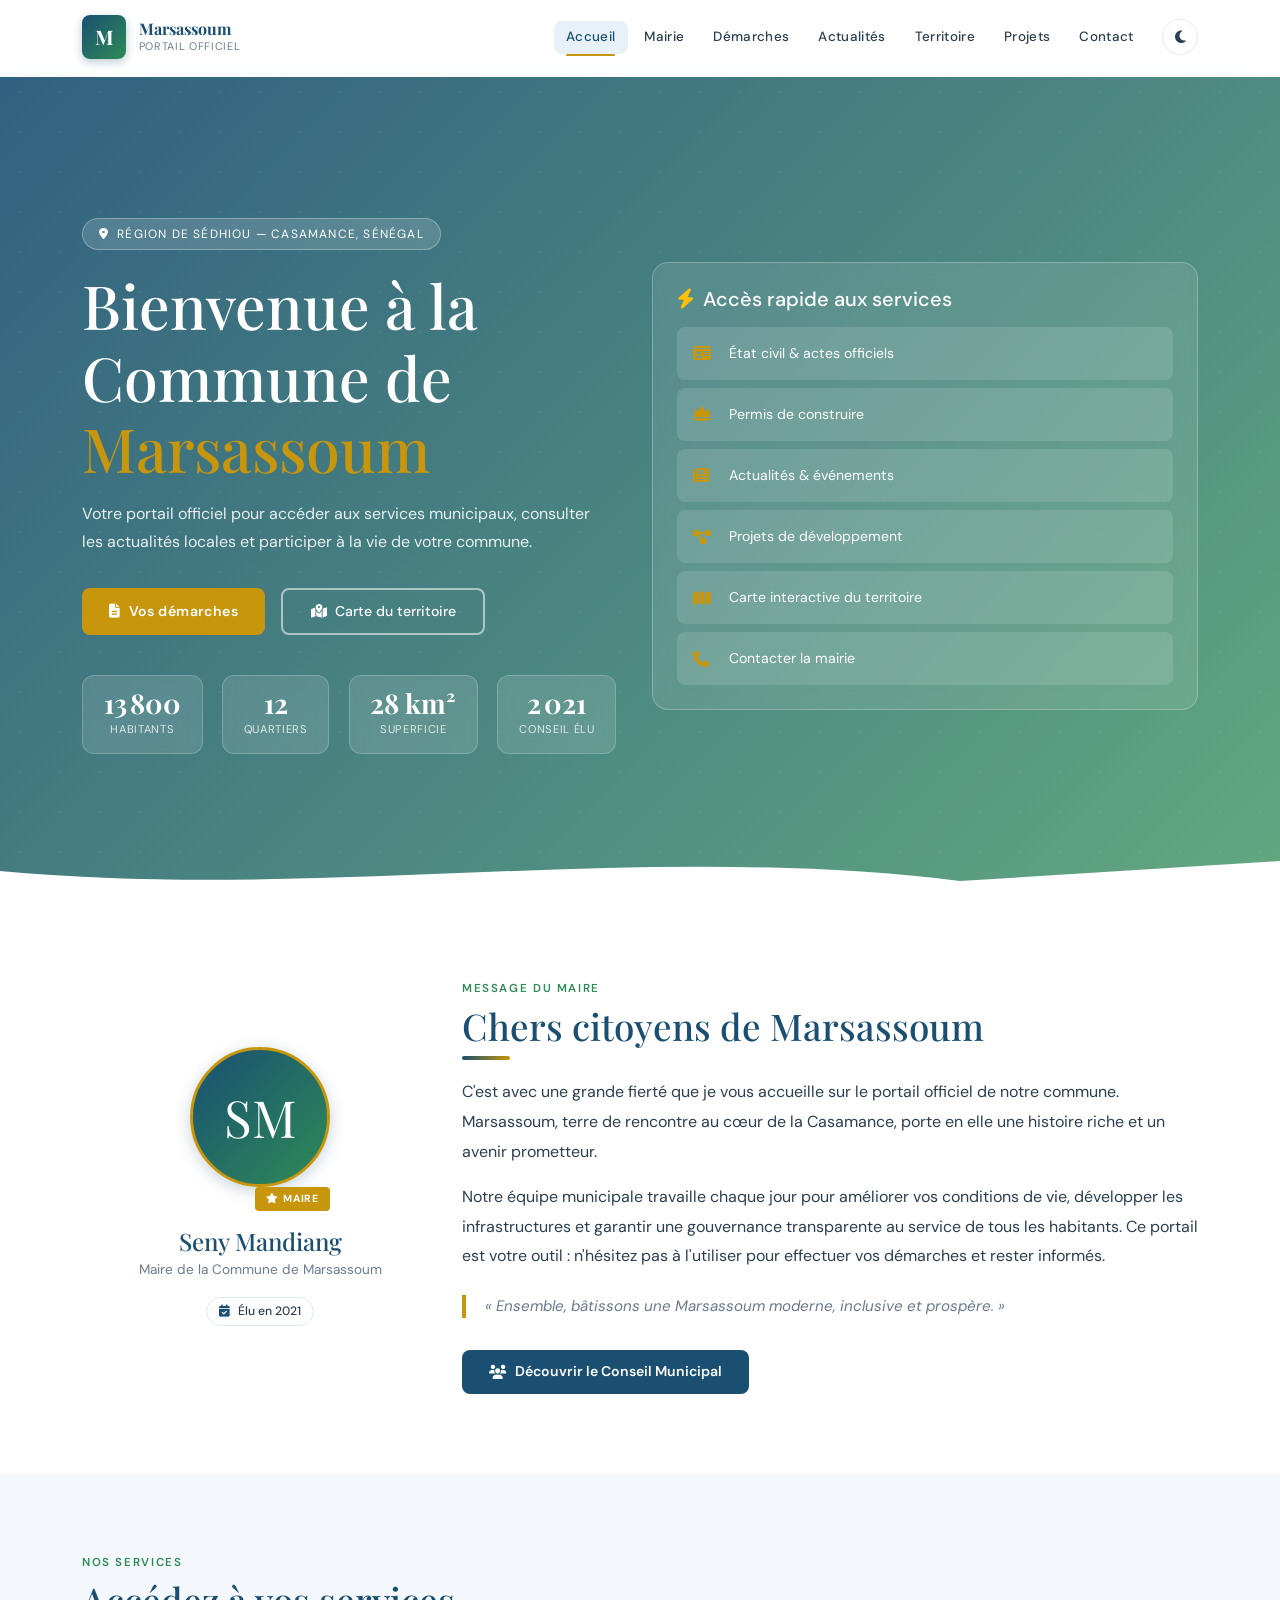
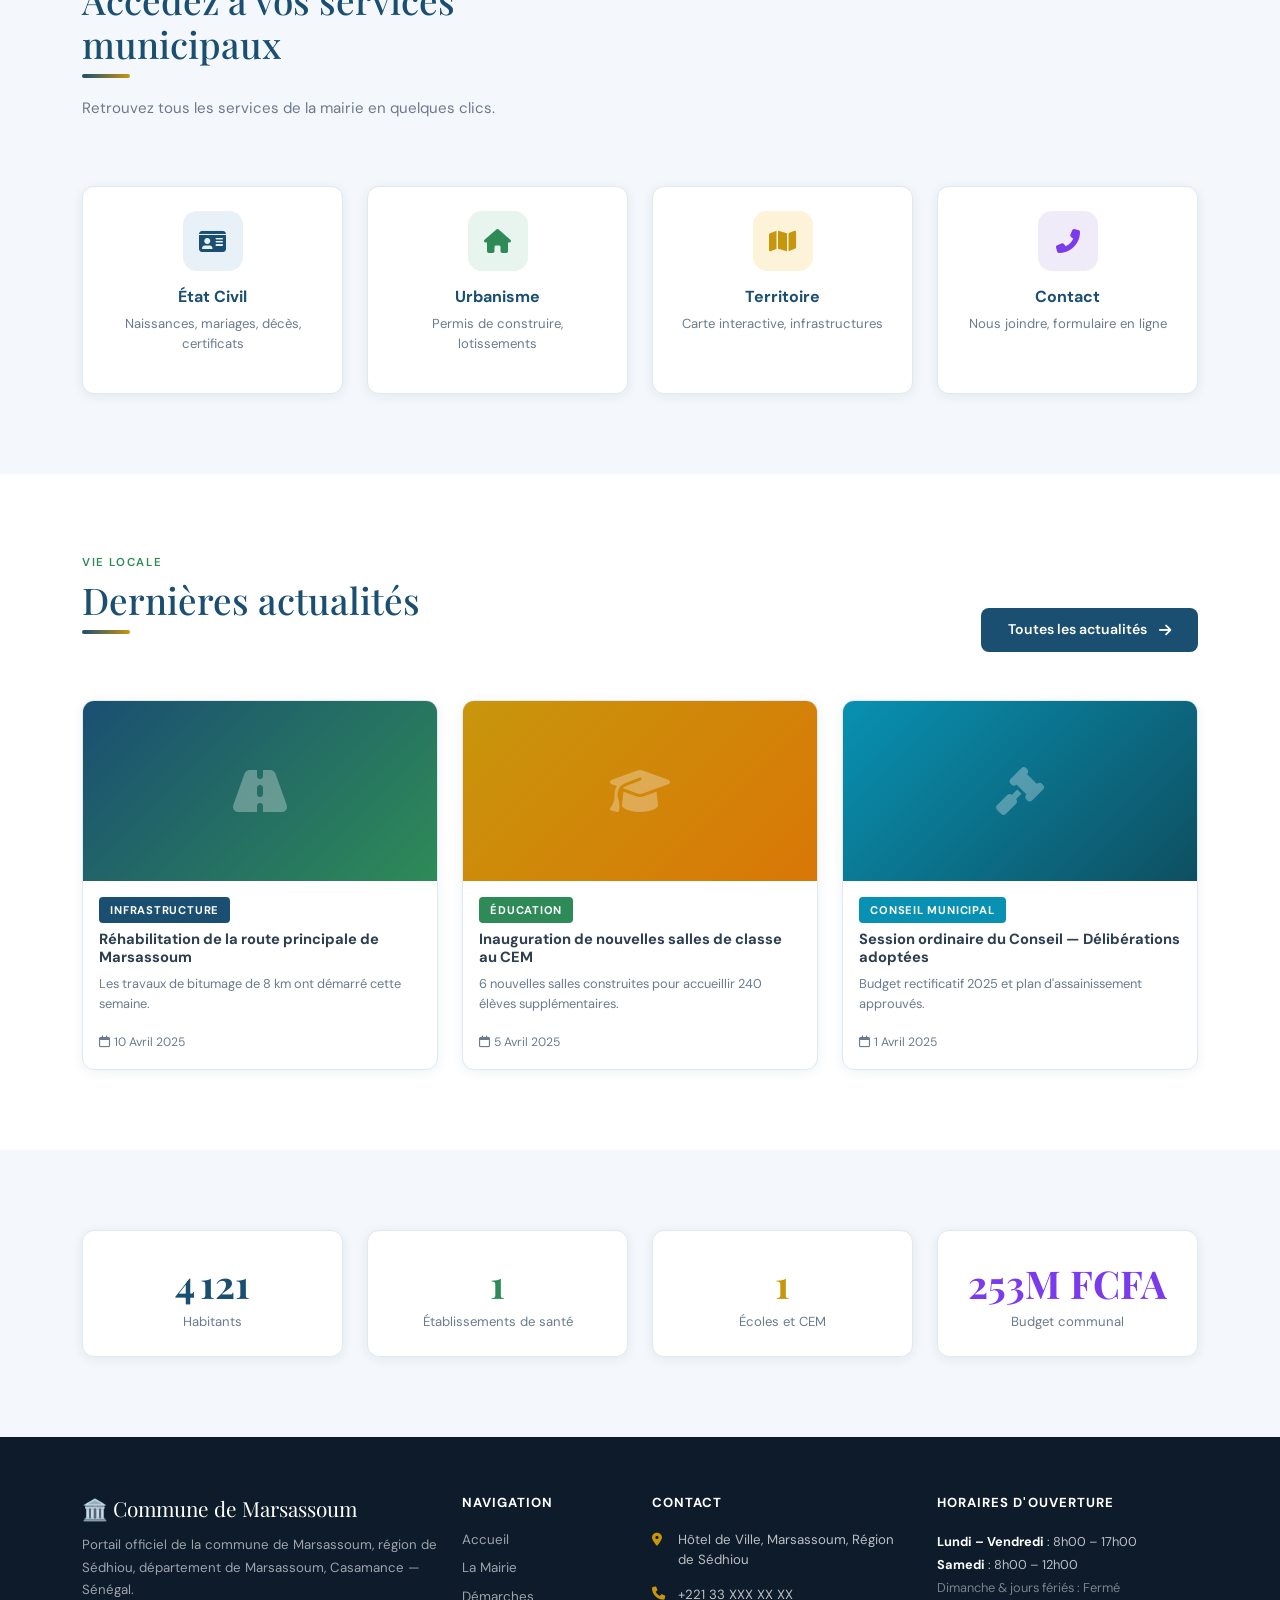
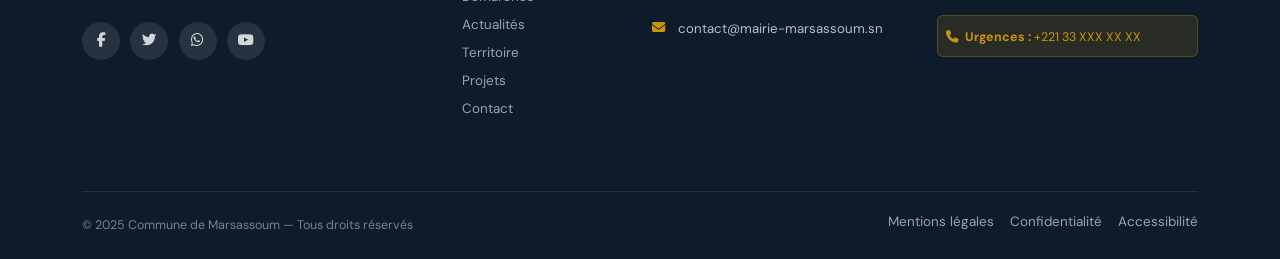
<file: index.html>
<!DOCTYPE html>
<html lang="fr">
<head>
  <meta charset="UTF-8" />
  <meta name="viewport" content="width=device-width, initial-scale=1.0" />
  <meta name="description" content="Portail officiel de la Commune de Marsassoum — Accueil, actualités et services municipaux." />
  <title>Accueil — Commune de Marsassoum</title>

  <!-- Google Fonts : Playfair Display + DM Sans -->
  <link rel="preconnect" href="https://fonts.googleapis.com" />
  <link href="https://fonts.googleapis.com/css2?family=Playfair+Display:wght@700;900&family=DM+Sans:wght@300;400;500;600&display=swap" rel="stylesheet" />

  <!-- Bootstrap 5 -->
  <link rel="stylesheet" href="https://cdn.jsdelivr.net/npm/bootstrap@5.3.2/dist/css/bootstrap.min.css" />

  <!-- Font Awesome -->
  <link rel="stylesheet" href="https://cdnjs.cloudflare.com/ajax/libs/font-awesome/6.5.0/css/all.min.css" />

  <!-- Styles personnalisés du projet -->
  <link rel="stylesheet" href="style.css" />
</head>
<body>

<!-- ════════════════════════════════════════════
     NAVBAR — identique sur toutes les pages
════════════════════════════════════════════ -->
<nav id="navbar" class="navbar navbar-expand-lg">
  <div class="container">

    <!-- Identité / Logo -->
    <a class="navbar-brand" href="index.html">
      <!--
        LOGO PERSONNALISÉ :
        Remplacez le div .brand-logo par :
        <img src="assets/images/logo.png" alt="Logo Marsassoum" class="brand-logo" />
      -->
      <div class="brand-logo">M</div>
      <div>
        <div class="brand-text-main">Marsassoum</div>
        <div class="brand-text-sub">Portail Officiel</div>
      </div>
    </a>

    <!-- Bouton hamburger (mobile) -->
    <button class="navbar-toggler border-0 shadow-none" type="button"
            data-bs-toggle="collapse" data-bs-target="#navMenu"
            aria-controls="navMenu" aria-expanded="false" aria-label="Menu">
      <span class="navbar-toggler-icon"></span>
    </button>

    <!-- Liens de navigation -->
    <div class="collapse navbar-collapse" id="navMenu">
      <ul class="navbar-nav ms-auto gap-1 align-items-lg-center">
        <li class="nav-item"><a class="nav-link" href="index.html">Accueil</a></li>
        <li class="nav-item"><a class="nav-link" href="mairie.html">Mairie</a></li>
        <li class="nav-item"><a class="nav-link" href="demarches.html">Démarches</a></li>
        <li class="nav-item"><a class="nav-link" href="actualites.html">Actualités</a></li>
        <li class="nav-item"><a class="nav-link" href="territoire.html">Territoire</a></li>
        <li class="nav-item"><a class="nav-link" href="projets.html">Projets</a></li>
        <li class="nav-item"><a class="nav-link" href="contact.html">Contact</a></li>
      </ul>
      <!-- Bouton Dark Mode -->
      <button id="darkModeToggle" class="ms-3" title="Basculer le mode sombre">
        <i class="fas fa-moon"></i>
      </button>
    </div>
  </div>
</nav>


<!-- ════════════════════════════════════════════
     SECTION 1 — HÉROS
════════════════════════════════════════════ -->
<section class="hero-section">
  <div class="container position-relative">
    <div class="row align-items-center gy-5">

      <!-- Texte principal -->
      <div class="col-lg-6 fade-up">
        <div class="hero-badge">
          <i class="fas fa-map-marker-alt"></i>
          Région de Sédhiou — Casamance, Sénégal
        </div>

        <h1 class="hero-title">
          Bienvenue à la<br>
          Commune de<br>
          <span>Marsassoum</span>
        </h1>

        <p class="hero-subtitle">
          Votre portail officiel pour accéder aux services municipaux,
          consulter les actualités locales et participer à la vie de votre commune.
        </p>

        <div class="d-flex gap-3 flex-wrap">
          <a href="demarches.html" class="btn-primary-custom">
            <i class="fas fa-file-alt"></i> Vos démarches
          </a>
          <a href="territoire.html" class="btn-outline-custom">
            <i class="fas fa-map-marked-alt"></i> Carte du territoire
          </a>
        </div>

        <!-- Statistiques clés animées -->
        <div class="hero-stats">
          <div class="hero-stat">
            <div class="hero-stat-num" data-count="13800" data-suffix="">0</div>
            <div class="hero-stat-lbl">Habitants</div>
          </div>
          <div class="hero-stat">
            <div class="hero-stat-num" data-count="12" data-suffix="">0</div>
            <div class="hero-stat-lbl">Quartiers</div>
          </div>
          <div class="hero-stat">
            <div class="hero-stat-num" data-count="28" data-suffix=" km²">0</div>
            <div class="hero-stat-lbl">Superficie</div>
          </div>
          <div class="hero-stat">
            <div class="hero-stat-num" data-count="2021" data-suffix="">0</div>
            <div class="hero-stat-lbl">Conseil élu</div>
          </div>
        </div>
      </div>

      <!-- Illustration droite -->
      <div class="col-lg-6 fade-right delay-2 d-none d-lg-block">
        <div class="rounded-4 overflow-hidden border border-white border-opacity-25"
             style="background:rgba(255,255,255,.1);backdrop-filter:blur(8px);padding:1.5rem;">
          <h5 class="text-white mb-3"><i class="fas fa-bolt me-2 text-warning"></i>Accès rapide aux services</h5>
          <div class="d-flex flex-column gap-2">
            <a href="demarches.html" class="d-flex align-items-center gap-3 p-3 rounded-3 text-decoration-none"
               style="background:rgba(255,255,255,.12);color:#fff;transition:.2s;"
               onmouseover="this.style.background='rgba(255,255,255,.2)'"
               onmouseout="this.style.background='rgba(255,255,255,.12)'">
              <i class="fas fa-id-card" style="color:#c8960c;width:20px;"></i>
              <span style="font-size:.88rem;">État civil & actes officiels</span>
            </a>
            <a href="demarches.html" class="d-flex align-items-center gap-3 p-3 rounded-3 text-decoration-none"
               style="background:rgba(255,255,255,.12);color:#fff;transition:.2s;"
               onmouseover="this.style.background='rgba(255,255,255,.2)'"
               onmouseout="this.style.background='rgba(255,255,255,.12)'">
              <i class="fas fa-hard-hat" style="color:#c8960c;width:20px;"></i>
              <span style="font-size:.88rem;">Permis de construire</span>
            </a>
            <a href="actualites.html" class="d-flex align-items-center gap-3 p-3 rounded-3 text-decoration-none"
               style="background:rgba(255,255,255,.12);color:#fff;transition:.2s;"
               onmouseover="this.style.background='rgba(255,255,255,.2)'"
               onmouseout="this.style.background='rgba(255,255,255,.12)'">
              <i class="fas fa-newspaper" style="color:#c8960c;width:20px;"></i>
              <span style="font-size:.88rem;">Actualités & événements</span>
            </a>
            <a href="projets.html" class="d-flex align-items-center gap-3 p-3 rounded-3 text-decoration-none"
               style="background:rgba(255,255,255,.12);color:#fff;transition:.2s;"
               onmouseover="this.style.background='rgba(255,255,255,.2)'"
               onmouseout="this.style.background='rgba(255,255,255,.12)'">
              <i class="fas fa-project-diagram" style="color:#c8960c;width:20px;"></i>
              <span style="font-size:.88rem;">Projets de développement</span>
            </a>
            <a href="territoire.html" class="d-flex align-items-center gap-3 p-3 rounded-3 text-decoration-none"
               style="background:rgba(255,255,255,.12);color:#fff;transition:.2s;"
               onmouseover="this.style.background='rgba(255,255,255,.2)'"
               onmouseout="this.style.background='rgba(255,255,255,.12)'">
              <i class="fas fa-map" style="color:#c8960c;width:20px;"></i>
              <span style="font-size:.88rem;">Carte interactive du territoire</span>
            </a>
            <a href="contact.html" class="d-flex align-items-center gap-3 p-3 rounded-3 text-decoration-none"
               style="background:rgba(255,255,255,.12);color:#fff;transition:.2s;"
               onmouseover="this.style.background='rgba(255,255,255,.2)'"
               onmouseout="this.style.background='rgba(255,255,255,.12)'">
              <i class="fas fa-phone" style="color:#c8960c;width:20px;"></i>
              <span style="font-size:.88rem;">Contacter la mairie</span>
            </a>
          </div>
        </div>
      </div>

    </div>
  </div>

  <!-- Vague décorative -->
  <div class="hero-wave">
    <svg viewBox="0 0 1440 60" xmlns="http://www.w3.org/2000/svg" preserveAspectRatio="none" style="display:block;width:100%;height:60px;">
      <path d="M0,30 C360,60 720,0 1080,40 L1440,20 L1440,60 L0,60 Z" fill="white"/>
    </svg>
  </div>
</section>


<!-- ════════════════════════════════════════════
     SECTION 2 — MESSAGE DU MAIRE
════════════════════════════════════════════ -->
<section class="section-main">
  <div class="container">
    <div class="row align-items-center gy-5">

      <!-- Photo & badge -->
      <div class="col-lg-4 text-center fade-left">
        <div style="position:relative;display:inline-block;">
          <div class="org-avatar mx-auto" style="width:140px;height:140px;font-size:3.2rem;">
            SM
          </div>
          <span class="badge-custom badge-accent position-absolute"
                style="bottom:-8px;right:0;font-size:.65rem;">
            <i class="fas fa-star me-1"></i>Maire
          </span>
        </div>
        <h4 class="mt-4 mb-1" style="font-family:var(--font-display);color:var(--primary);">
          Seny Mandiang
        </h4>
        <p style="color:var(--muted);font-size:.85rem;">Maire de la Commune de Marsassoum</p>
        <div class="d-flex justify-content-center gap-2 mt-2">
          <span class="service-pill" style="font-size:.76rem;padding:.3rem .8rem;">
            <i class="fas fa-calendar-check"></i> Élu en 2021
          </span>
        </div>
      </div>

      <!-- Message -->
      <div class="col-lg-8 fade-right">
        <p class="section-label">Message du Maire</p>
        <h2 class="section-title">Chers citoyens de Marsassoum</h2>
        <div class="section-divider"></div>
        <p style="font-size:1rem;line-height:1.85;color:var(--text);margin-bottom:1rem;">
          C'est avec une grande fierté que je vous accueille sur le portail officiel de notre commune.
          Marsassoum, terre de rencontre au cœur de la Casamance, porte en elle une histoire riche
          et un avenir prometteur.
        </p>
        <p style="font-size:1rem;line-height:1.85;color:var(--text);margin-bottom:1.5rem;">
          Notre équipe municipale travaille chaque jour pour améliorer vos conditions de vie,
          développer les infrastructures et garantir une gouvernance transparente au service
          de tous les habitants. Ce portail est votre outil : n'hésitez pas à l'utiliser
          pour effectuer vos démarches et rester informés.
        </p>
        <blockquote style="border-left:4px solid var(--accent);padding-left:1.2rem;
                           font-style:italic;color:var(--muted);font-size:.95rem;">
          « Ensemble, bâtissons une Marsassoum moderne, inclusive et prospère. »
        </blockquote>
        <a href="mairie.html" class="btn-cta mt-3">
          <i class="fas fa-users"></i> Découvrir le Conseil Municipal
        </a>
      </div>

    </div>
  </div>
</section>


<!-- ════════════════════════════════════════════
     SECTION 3 — SERVICES RAPIDES
════════════════════════════════════════════ -->
<section class="section-alt">
  <div class="container">
    <div class="row mb-5 fade-up">
      <div class="col-lg-6">
        <p class="section-label">Nos services</p>
        <h2 class="section-title">Accédez à vos services municipaux</h2>
        <div class="section-divider"></div>
        <p class="section-desc">Retrouvez tous les services de la mairie en quelques clics.</p>
      </div>
    </div>

    <div class="row g-4">
      <!-- Card service 1 -->
      <div class="col-sm-6 col-lg-3 fade-up delay-1">
        <a href="demarches.html" class="card-modern d-block text-decoration-none p-4 h-100 text-center">
          <div class="icon-box icon-primary mx-auto mb-3" style="width:60px;height:60px;font-size:1.5rem;border-radius:14px;">
            <i class="fas fa-id-card"></i>
          </div>
          <h6 style="font-weight:700;color:var(--primary);">État Civil</h6>
          <p style="font-size:.82rem;color:var(--muted);">Naissances, mariages, décès, certificats</p>
        </a>
      </div>
      <!-- Card service 2 -->
      <div class="col-sm-6 col-lg-3 fade-up delay-2">
        <a href="demarches.html" class="card-modern d-block text-decoration-none p-4 h-100 text-center">
          <div class="icon-box icon-secondary mx-auto mb-3" style="width:60px;height:60px;font-size:1.5rem;border-radius:14px;">
            <i class="fas fa-home"></i>
          </div>
          <h6 style="font-weight:700;color:var(--primary);">Urbanisme</h6>
          <p style="font-size:.82rem;color:var(--muted);">Permis de construire, lotissements</p>
        </a>
      </div>
      <!-- Card service 3 -->
      <div class="col-sm-6 col-lg-3 fade-up delay-3">
        <a href="territoire.html" class="card-modern d-block text-decoration-none p-4 h-100 text-center">
          <div class="icon-box icon-accent mx-auto mb-3" style="width:60px;height:60px;font-size:1.5rem;border-radius:14px;">
            <i class="fas fa-map"></i>
          </div>
          <h6 style="font-weight:700;color:var(--primary);">Territoire</h6>
          <p style="font-size:.82rem;color:var(--muted);">Carte interactive, infrastructures</p>
        </a>
      </div>
      <!-- Card service 4 -->
      <div class="col-sm-6 col-lg-3 fade-up delay-4">
        <a href="contact.html" class="card-modern d-block text-decoration-none p-4 h-100 text-center">
          <div class="icon-box icon-purple mx-auto mb-3" style="width:60px;height:60px;font-size:1.5rem;border-radius:14px;">
            <i class="fas fa-phone-alt"></i>
          </div>
          <h6 style="font-weight:700;color:var(--primary);">Contact</h6>
          <p style="font-size:.82rem;color:var(--muted);">Nous joindre, formulaire en ligne</p>
        </a>
      </div>
    </div>
  </div>
</section>


<!-- ════════════════════════════════════════════
     SECTION 4 — ACTUALITÉS RÉCENTES (aperçu)
════════════════════════════════════════════ -->
<section class="section-main">
  <div class="container">
    <div class="row mb-5 align-items-end fade-up">
      <div class="col-lg-7">
        <p class="section-label">Vie locale</p>
        <h2 class="section-title">Dernières actualités</h2>
        <div class="section-divider"></div>
      </div>
      <div class="col-lg-5 text-lg-end">
        <a href="actualites.html" class="btn-cta">
          Toutes les actualités <i class="fas fa-arrow-right ms-1"></i>
        </a>
      </div>
    </div>

    <div class="row g-4">
      <!-- Actualité 1 -->
      <div class="col-md-4 fade-up delay-1">
        <div class="card-modern h-100">
          <div style="height:180px;background:linear-gradient(135deg,var(--primary),var(--secondary));
                      display:flex;align-items:center;justify-content:center;">
            <i class="fas fa-road" style="font-size:3rem;color:rgba(255,255,255,.3);"></i>
          </div>
          <div class="p-3">
            <span class="badge-custom badge-primary mb-2">Infrastructure</span>
            <h6 style="font-weight:700;font-size:.92rem;">Réhabilitation de la route principale de Marsassoum</h6>
            <p style="font-size:.8rem;color:var(--muted);">Les travaux de bitumage de 8 km ont démarré cette semaine.</p>
            <span style="font-size:.76rem;color:var(--muted);">
              <i class="far fa-calendar me-1"></i>10 Avril 2025
            </span>
          </div>
        </div>
      </div>
      <!-- Actualité 2 -->
      <div class="col-md-4 fade-up delay-2">
        <div class="card-modern h-100">
          <div style="height:180px;background:linear-gradient(135deg,var(--accent),#d97706);
                      display:flex;align-items:center;justify-content:center;">
            <i class="fas fa-graduation-cap" style="font-size:3rem;color:rgba(255,255,255,.3);"></i>
          </div>
          <div class="p-3">
            <span class="badge-custom badge-secondary mb-2">Éducation</span>
            <h6 style="font-weight:700;font-size:.92rem;">Inauguration de nouvelles salles de classe au CEM</h6>
            <p style="font-size:.8rem;color:var(--muted);">6 nouvelles salles construites pour accueillir 240 élèves supplémentaires.</p>
            <span style="font-size:.76rem;color:var(--muted);">
              <i class="far fa-calendar me-1"></i>5 Avril 2025
            </span>
          </div>
        </div>
      </div>
      <!-- Actualité 3 -->
      <div class="col-md-4 fade-up delay-3">
        <div class="card-modern h-100">
          <div style="height:180px;background:linear-gradient(135deg,#0891b2,#0e4f61);
                      display:flex;align-items:center;justify-content:center;">
            <i class="fas fa-gavel" style="font-size:3rem;color:rgba(255,255,255,.3);"></i>
          </div>
          <div class="p-3">
            <span class="badge-custom badge-info mb-2">Conseil Municipal</span>
            <h6 style="font-weight:700;font-size:.92rem;">Session ordinaire du Conseil — Délibérations adoptées</h6>
            <p style="font-size:.8rem;color:var(--muted);">Budget rectificatif 2025 et plan d'assainissement approuvés.</p>
            <span style="font-size:.76rem;color:var(--muted);">
              <i class="far fa-calendar me-1"></i>1 Avril 2025
            </span>
          </div>
        </div>
      </div>
    </div>
  </div>
</section>


<!-- ════════════════════════════════════════════
     SECTION 5 — CHIFFRES CLÉS
════════════════════════════════════════════ -->
<section class="section-alt">
  <div class="container">
    <div class="row text-center g-4">
      <div class="col-6 col-md-3 fade-up delay-1">
        <div class="card-modern p-4">
          <div style="font-family:var(--font-display);font-size:2.4rem;font-weight:700;color:var(--primary);"
               data-count="13800" data-suffix="">0</div>
          <p style="font-size:.82rem;color:var(--muted);margin:0;">Habitants</p>
        </div>
      </div>
      <div class="col-6 col-md-3 fade-up delay-2">
        <div class="card-modern p-4">
          <div style="font-family:var(--font-display);font-size:2.4rem;font-weight:700;color:var(--secondary);"
               data-count="4" data-suffix="">0</div>
          <p style="font-size:.82rem;color:var(--muted);margin:0;">Établissements de santé</p>
        </div>
      </div>
      <div class="col-6 col-md-3 fade-up delay-3">
        <div class="card-modern p-4">
          <div style="font-family:var(--font-display);font-size:2.4rem;font-weight:700;color:var(--accent);"
               data-count="4" data-suffix="">0</div>
          <p style="font-size:.82rem;color:var(--muted);margin:0;">Écoles et CEM</p>
        </div>
      </div>
      <div class="col-6 col-md-3 fade-up delay-4">
        <div class="card-modern p-4">
          <div style="font-family:var(--font-display);font-size:2.4rem;font-weight:700;color:#7c3aed;"
               data-count="850" data-suffix="M FCFA">0</div>
          <p style="font-size:.82rem;color:var(--muted);margin:0;">Budget communal</p>
        </div>
      </div>
    </div>
  </div>
</section>


<!-- ════════════════════════════════════════════
     FOOTER — identique sur toutes les pages
════════════════════════════════════════════ -->
<footer>
  <div class="container">
    <div class="row g-4 pb-4">

      <!-- Identité -->
      <div class="col-lg-4">
        <div class="footer-brand">🏛️ Commune de Marsassoum</div>
        <p class="footer-desc">
          Portail officiel de la commune de Marsassoum, région de Sédhiou,
          département de Marsassoum, Casamance — Sénégal.
        </p>
        <div>
          <a href="#" class="footer-social"><i class="fab fa-facebook-f"></i></a>
          <a href="#" class="footer-social"><i class="fab fa-twitter"></i></a>
          <a href="#" class="footer-social"><i class="fab fa-whatsapp"></i></a>
          <a href="#" class="footer-social"><i class="fab fa-youtube"></i></a>
        </div>
      </div>

      <!-- Navigation -->
      <div class="col-6 col-lg-2">
        <p class="footer-heading">Navigation</p>
        <a href="index.html"     class="footer-link">Accueil</a>
        <a href="mairie.html"    class="footer-link">La Mairie</a>
        <a href="demarches.html" class="footer-link">Démarches</a>
        <a href="actualites.html"class="footer-link">Actualités</a>
        <a href="territoire.html"class="footer-link">Territoire</a>
        <a href="projets.html"   class="footer-link">Projets</a>
        <a href="contact.html"   class="footer-link">Contact</a>
      </div>

      <!-- Contact -->
      <div class="col-6 col-lg-3">
        <p class="footer-heading">Contact</p>
        <div class="footer-contact-item">
          <i class="fas fa-map-marker-alt"></i>
          <span>Hôtel de Ville, Marsassoum, Région de Sédhiou</span>
        </div>
        <div class="footer-contact-item">
          <i class="fas fa-phone"></i>
          <span>+221 33 XXX XX XX</span>
        </div>
        <div class="footer-contact-item">
          <i class="fas fa-envelope"></i>
          <span>contact@mairie-marsassoum.sn</span>
        </div>
      </div>

      <!-- Horaires -->
      <div class="col-lg-3">
        <p class="footer-heading">Horaires d'ouverture</p>
        <div class="footer-hours">
          <div><strong>Lundi – Vendredi</strong> : 8h00 – 17h00</div>
          <div><strong>Samedi</strong> : 8h00 – 12h00</div>
          <div style="color:rgba(255,255,255,.45);">Dimanche & jours fériés : Fermé</div>
        </div>
        <div class="mt-3 p-2 rounded" style="background:rgba(200,150,12,.15);border:1px solid rgba(200,150,12,.3);">
          <span style="font-size:.78rem;color:var(--accent);">
            <i class="fas fa-phone me-1"></i> <strong>Urgences :</strong> +221 33 XXX XX XX
          </span>
        </div>
      </div>

    </div>

    <!-- Bas du footer -->
    <div class="footer-bottom">
      <div class="d-flex flex-wrap justify-content-between align-items-center gap-2">
        <span class="footer-bottom-text">© 2025 Commune de Marsassoum — Tous droits réservés</span>
        <div class="d-flex gap-3">
          <a href="#" class="footer-link" style="display:inline;">Mentions légales</a>
          <a href="#" class="footer-link" style="display:inline;">Confidentialité</a>
          <a href="#" class="footer-link" style="display:inline;">Accessibilité</a>
        </div>
      </div>
    </div>
  </div>
</footer>


<!-- Bouton retour en haut -->
<button id="backToTop" title="Retour en haut">
  <i class="fas fa-chevron-up"></i>
</button>


<!-- Bootstrap JS -->
<script src="https://cdn.jsdelivr.net/npm/bootstrap@5.3.2/dist/js/bootstrap.bundle.min.js"></script>
<!-- Script principal du projet -->
<script src="script.js"></script>
</body>
</html>
</file>
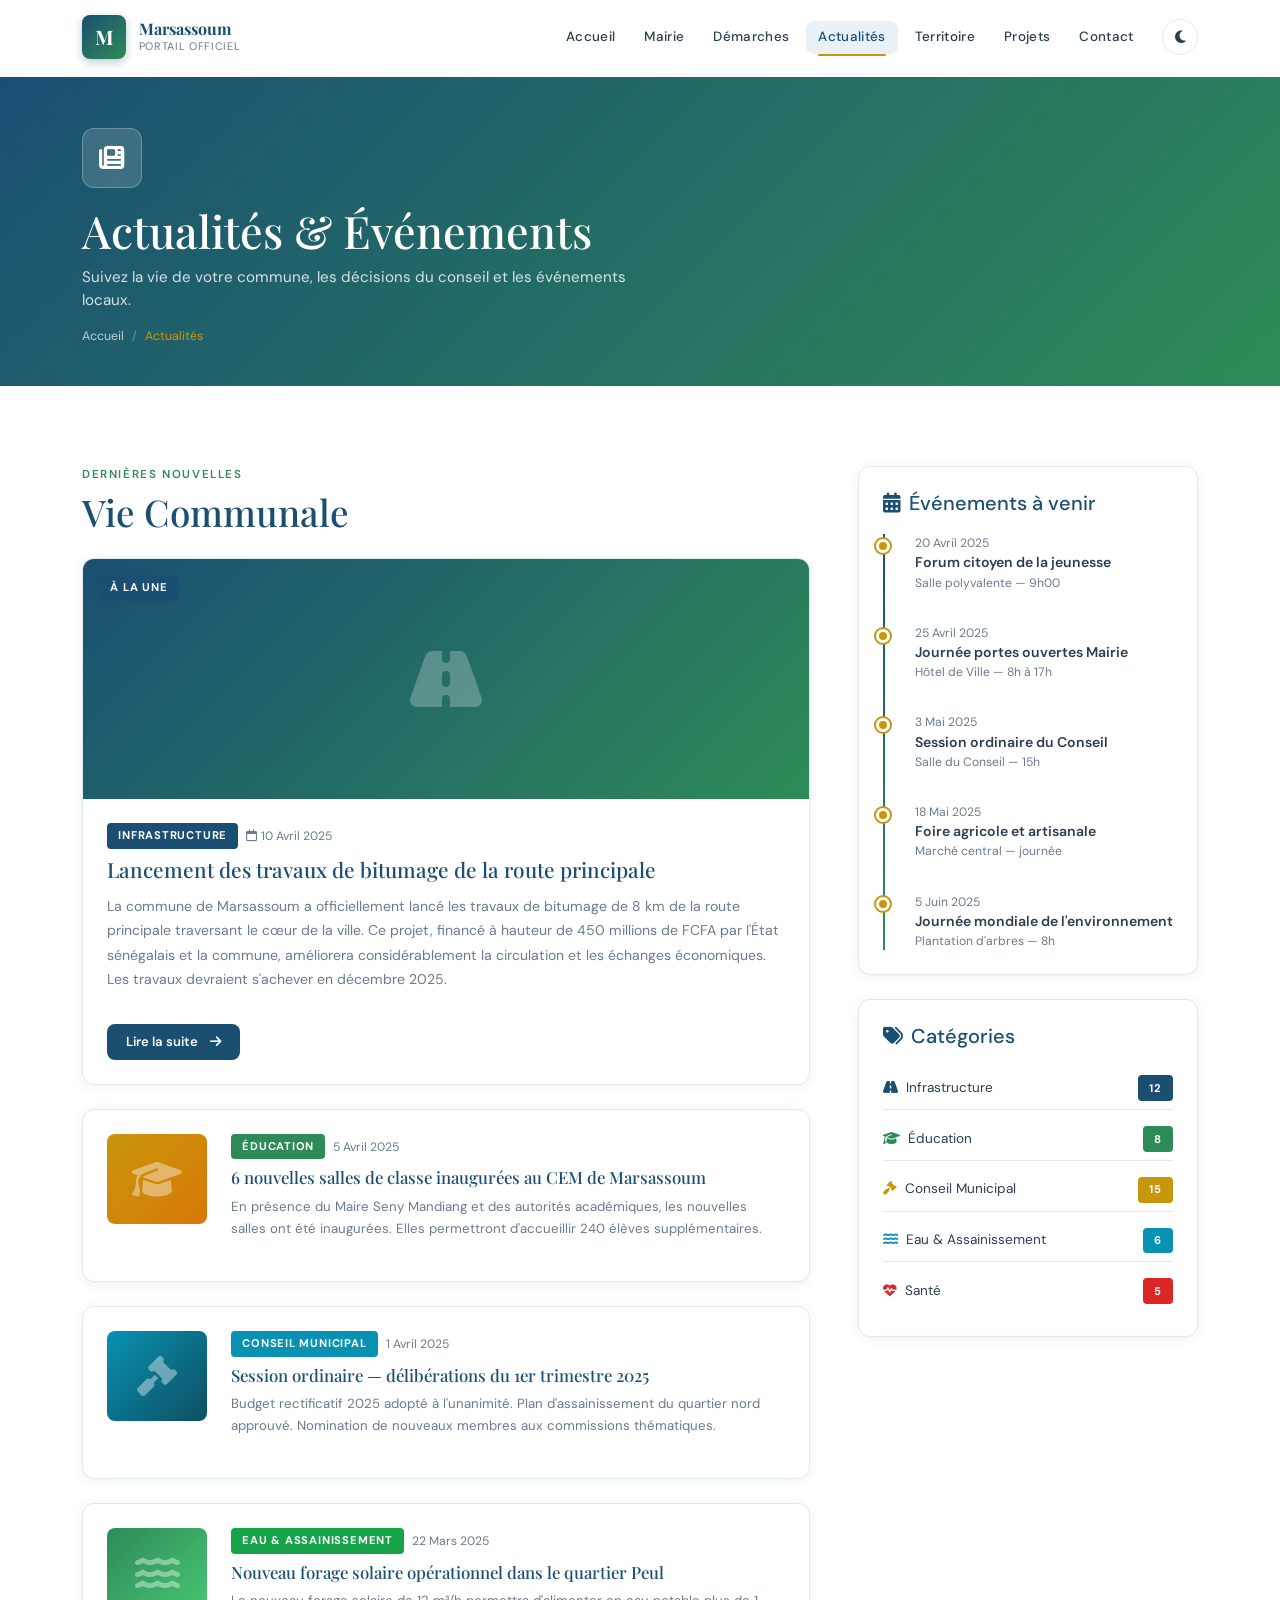
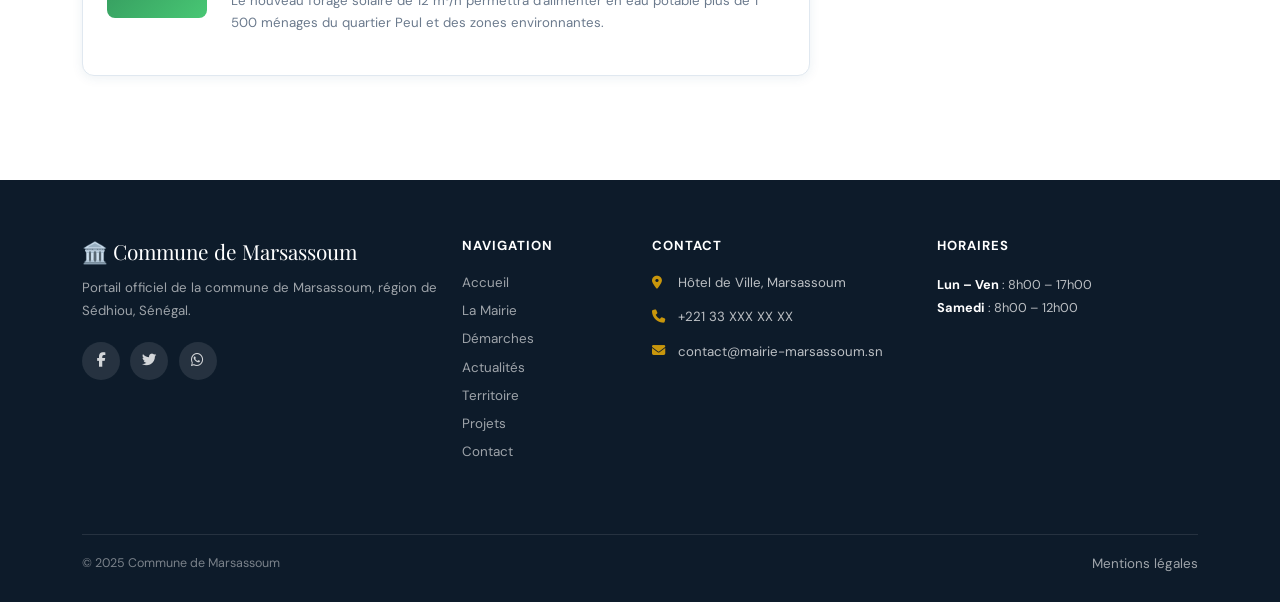
<file: actualites.html>
<!DOCTYPE html>
<html lang="fr">
<head>
  <meta charset="UTF-8" />
  <meta name="viewport" content="width=device-width, initial-scale=1.0" />
  <meta name="description" content="Actualités et événements de la Commune de Marsassoum." />
  <title>Actualités — Commune de Marsassoum</title>
  <link rel="preconnect" href="https://fonts.googleapis.com" />
  <link href="https://fonts.googleapis.com/css2?family=Playfair+Display:wght@700;900&family=DM+Sans:wght@300;400;500;600&display=swap" rel="stylesheet" />
  <link rel="stylesheet" href="https://cdn.jsdelivr.net/npm/bootstrap@5.3.2/dist/css/bootstrap.min.css" />
  <link rel="stylesheet" href="https://cdnjs.cloudflare.com/ajax/libs/font-awesome/6.5.0/css/all.min.css" />
  <link rel="stylesheet" href="style.css" />
</head>
<body>

<!-- ══ NAVBAR ══ -->
<nav id="navbar" class="navbar navbar-expand-lg">
  <div class="container">
    <a class="navbar-brand" href="index.html">
      <div class="brand-logo">M</div>
      <div><div class="brand-text-main">Marsassoum</div><div class="brand-text-sub">Portail Officiel</div></div>
    </a>
    <button class="navbar-toggler border-0 shadow-none" type="button" data-bs-toggle="collapse" data-bs-target="#navMenu">
      <span class="navbar-toggler-icon"></span>
    </button>
    <div class="collapse navbar-collapse" id="navMenu">
      <ul class="navbar-nav ms-auto gap-1 align-items-lg-center">
        <li class="nav-item"><a class="nav-link" href="index.html">Accueil</a></li>
        <li class="nav-item"><a class="nav-link" href="mairie.html">Mairie</a></li>
        <li class="nav-item"><a class="nav-link" href="demarches.html">Démarches</a></li>
        <li class="nav-item"><a class="nav-link" href="actualites.html">Actualités</a></li>
        <li class="nav-item"><a class="nav-link" href="territoire.html">Territoire</a></li>
        <li class="nav-item"><a class="nav-link" href="projets.html">Projets</a></li>
        <li class="nav-item"><a class="nav-link" href="contact.html">Contact</a></li>
      </ul>
      <button id="darkModeToggle" class="ms-3" title="Basculer le mode sombre"><i class="fas fa-moon"></i></button>
    </div>
  </div>
</nav>

<!-- ══ EN-TÊTE ══ -->
<div class="page-header">
  <div class="container position-relative">
    <div class="page-header-icon"><i class="fas fa-newspaper"></i></div>
    <h1>Actualités & Événements</h1>
    <p>Suivez la vie de votre commune, les décisions du conseil et les événements locaux.</p>
    <nav class="breadcrumb-custom">
      <a href="index.html">Accueil</a>
      <span class="sep">/</span>
      <span class="current">Actualités</span>
    </nav>
  </div>
</div>


<!-- ══ SECTION ACTUALITÉS ══ -->
<section class="section-main">
  <div class="container">
    <div class="row g-5">

      <!-- Colonne principale : actualités -->
      <div class="col-lg-8">
        <p class="section-label">Dernières nouvelles</p>
        <h2 class="section-title mb-4">Vie Communale</h2>

        <!-- Article 1 — featured -->
        <div class="card-modern mb-4 fade-up">
          <div style="height:240px;background:linear-gradient(135deg,var(--primary),var(--secondary));
                      display:flex;align-items:center;justify-content:center;position:relative;">
            <i class="fas fa-road" style="font-size:4rem;color:rgba(255,255,255,.25);"></i>
            <span class="badge-custom badge-primary position-absolute" style="top:1rem;left:1rem;">
              À la une
            </span>
          </div>
          <div class="p-4">
            <div class="d-flex align-items-center gap-2 mb-2">
              <span class="badge-custom badge-primary">Infrastructure</span>
              <span style="font-size:.76rem;color:var(--muted);">
                <i class="far fa-calendar me-1"></i>10 Avril 2025
              </span>
            </div>
            <h4 style="font-family:var(--font-display);color:var(--primary);font-size:1.3rem;">
              Lancement des travaux de bitumage de la route principale
            </h4>
            <p style="font-size:.88rem;color:var(--muted);line-height:1.75;margin-top:.75rem;">
              La commune de Marsassoum a officiellement lancé les travaux de bitumage de 8 km
              de la route principale traversant le cœur de la ville. Ce projet, financé à hauteur
              de 450 millions de FCFA par l'État sénégalais et la commune, améliorera considérablement
              la circulation et les échanges économiques. Les travaux devraient s'achever en décembre 2025.
            </p>
            <a href="#" class="btn-cta mt-3" style="font-size:.82rem;padding:.5rem 1.2rem;">
              Lire la suite <i class="fas fa-arrow-right ms-1"></i>
            </a>
          </div>
        </div>

        <!-- Article 2 -->
        <div class="card-modern mb-4 fade-up delay-1">
          <div class="p-4 d-flex gap-4">
            <div style="width:100px;height:90px;background:linear-gradient(135deg,var(--accent),#d97706);
                        border-radius:var(--radius-sm);display:flex;align-items:center;
                        justify-content:center;flex-shrink:0;">
              <i class="fas fa-graduation-cap" style="font-size:2.5rem;color:rgba(255,255,255,.4);"></i>
            </div>
            <div>
              <div class="d-flex align-items-center gap-2 mb-2">
                <span class="badge-custom badge-secondary">Éducation</span>
                <span style="font-size:.76rem;color:var(--muted);">5 Avril 2025</span>
              </div>
              <h5 style="font-family:var(--font-display);color:var(--primary);font-size:1.05rem;">
                6 nouvelles salles de classe inaugurées au CEM de Marsassoum
              </h5>
              <p style="font-size:.83rem;color:var(--muted);line-height:1.7;margin-top:.5rem;">
                En présence du Maire Seny Mandiang et des autorités académiques, les nouvelles
                salles ont été inaugurées. Elles permettront d'accueillir 240 élèves supplémentaires.
              </p>
            </div>
          </div>
        </div>

        <!-- Article 3 -->
        <div class="card-modern mb-4 fade-up delay-2">
          <div class="p-4 d-flex gap-4">
            <div style="width:100px;height:90px;background:linear-gradient(135deg,#0891b2,#0e4f61);
                        border-radius:var(--radius-sm);display:flex;align-items:center;
                        justify-content:center;flex-shrink:0;">
              <i class="fas fa-gavel" style="font-size:2.5rem;color:rgba(255,255,255,.4);"></i>
            </div>
            <div>
              <div class="d-flex align-items-center gap-2 mb-2">
                <span class="badge-custom badge-info">Conseil Municipal</span>
                <span style="font-size:.76rem;color:var(--muted);">1 Avril 2025</span>
              </div>
              <h5 style="font-family:var(--font-display);color:var(--primary);font-size:1.05rem;">
                Session ordinaire — délibérations du 1er trimestre 2025
              </h5>
              <p style="font-size:.83rem;color:var(--muted);line-height:1.7;margin-top:.5rem;">
                Budget rectificatif 2025 adopté à l'unanimité. Plan d'assainissement du quartier
                nord approuvé. Nomination de nouveaux membres aux commissions thématiques.
              </p>
            </div>
          </div>
        </div>

        <!-- Article 4 -->
        <div class="card-modern mb-4 fade-up delay-3">
          <div class="p-4 d-flex gap-4">
            <div style="width:100px;height:90px;background:linear-gradient(135deg,var(--secondary),#48c774);
                        border-radius:var(--radius-sm);display:flex;align-items:center;
                        justify-content:center;flex-shrink:0;">
              <i class="fas fa-water" style="font-size:2.5rem;color:rgba(255,255,255,.4);"></i>
            </div>
            <div>
              <div class="d-flex align-items-center gap-2 mb-2">
                <span class="badge-custom badge-success">Eau & Assainissement</span>
                <span style="font-size:.76rem;color:var(--muted);">22 Mars 2025</span>
              </div>
              <h5 style="font-family:var(--font-display);color:var(--primary);font-size:1.05rem;">
                Nouveau forage solaire opérationnel dans le quartier Peul
              </h5>
              <p style="font-size:.83rem;color:var(--muted);line-height:1.7;margin-top:.5rem;">
                Le nouveau forage solaire de 12 m³/h permettra d'alimenter en eau potable
                plus de 1 500 ménages du quartier Peul et des zones environnantes.
              </p>
            </div>
          </div>
        </div>

      </div><!-- fin col-lg-8 -->

      <!-- Colonne sidebar : événements à venir + catégories -->
      <div class="col-lg-4">

        <!-- Événements à venir -->
        <div class="card-modern p-4 mb-4 fade-right">
          <h5 style="color:var(--primary);margin-bottom:1.2rem;">
            <i class="fas fa-calendar-alt me-2"></i>Événements à venir
          </h5>
          <div class="timeline">
            <div class="timeline-item">
              <div class="timeline-dot"></div>
              <div style="font-size:.76rem;color:var(--muted);">20 Avril 2025</div>
              <div style="font-weight:600;font-size:.88rem;">Forum citoyen de la jeunesse</div>
              <div style="font-size:.76rem;color:var(--muted);">Salle polyvalente — 9h00</div>
            </div>
            <div class="timeline-item">
              <div class="timeline-dot"></div>
              <div style="font-size:.76rem;color:var(--muted);">25 Avril 2025</div>
              <div style="font-weight:600;font-size:.88rem;">Journée portes ouvertes Mairie</div>
              <div style="font-size:.76rem;color:var(--muted);">Hôtel de Ville — 8h à 17h</div>
            </div>
            <div class="timeline-item">
              <div class="timeline-dot"></div>
              <div style="font-size:.76rem;color:var(--muted);">3 Mai 2025</div>
              <div style="font-weight:600;font-size:.88rem;">Session ordinaire du Conseil</div>
              <div style="font-size:.76rem;color:var(--muted);">Salle du Conseil — 15h</div>
            </div>
            <div class="timeline-item">
              <div class="timeline-dot"></div>
              <div style="font-size:.76rem;color:var(--muted);">18 Mai 2025</div>
              <div style="font-weight:600;font-size:.88rem;">Foire agricole et artisanale</div>
              <div style="font-size:.76rem;color:var(--muted);">Marché central — journée</div>
            </div>
            <div class="timeline-item" style="margin-bottom:0;">
              <div class="timeline-dot"></div>
              <div style="font-size:.76rem;color:var(--muted);">5 Juin 2025</div>
              <div style="font-weight:600;font-size:.88rem;">Journée mondiale de l'environnement</div>
              <div style="font-size:.76rem;color:var(--muted);">Plantation d'arbres — 8h</div>
            </div>
          </div>
        </div>

        <!-- Catégories -->
        <div class="card-modern p-4 fade-right delay-2">
          <h5 style="color:var(--primary);margin-bottom:1.2rem;">
            <i class="fas fa-tags me-2"></i>Catégories
          </h5>
          <div class="d-flex flex-column gap-2">
            <div class="d-flex justify-content-between align-items-center py-2"
                 style="border-bottom:1px solid var(--border);">
              <span style="font-size:.85rem;"><i class="fas fa-road me-2" style="color:var(--primary);"></i>Infrastructure</span>
              <span class="badge-custom badge-primary">12</span>
            </div>
            <div class="d-flex justify-content-between align-items-center py-2"
                 style="border-bottom:1px solid var(--border);">
              <span style="font-size:.85rem;"><i class="fas fa-graduation-cap me-2" style="color:var(--secondary);"></i>Éducation</span>
              <span class="badge-custom badge-secondary">8</span>
            </div>
            <div class="d-flex justify-content-between align-items-center py-2"
                 style="border-bottom:1px solid var(--border);">
              <span style="font-size:.85rem;"><i class="fas fa-gavel me-2" style="color:var(--accent);"></i>Conseil Municipal</span>
              <span class="badge-custom badge-accent">15</span>
            </div>
            <div class="d-flex justify-content-between align-items-center py-2"
                 style="border-bottom:1px solid var(--border);">
              <span style="font-size:.85rem;"><i class="fas fa-water me-2" style="color:#0891b2;"></i>Eau & Assainissement</span>
              <span class="badge-custom badge-info">6</span>
            </div>
            <div class="d-flex justify-content-between align-items-center py-2">
              <span style="font-size:.85rem;"><i class="fas fa-heartbeat me-2" style="color:#dc2626;"></i>Santé</span>
              <span class="badge-custom" style="background:#dc2626;color:#fff;">5</span>
            </div>
          </div>
        </div>

      </div>
    </div>
  </div>
</section>


<!-- ══ FOOTER ══ -->
<footer>
  <div class="container">
    <div class="row g-4 pb-4">
      <div class="col-lg-4">
        <div class="footer-brand">🏛️ Commune de Marsassoum</div>
        <p class="footer-desc">Portail officiel de la commune de Marsassoum, région de Sédhiou, Sénégal.</p>
        <div>
          <a href="#" class="footer-social"><i class="fab fa-facebook-f"></i></a>
          <a href="#" class="footer-social"><i class="fab fa-twitter"></i></a>
          <a href="#" class="footer-social"><i class="fab fa-whatsapp"></i></a>
        </div>
      </div>
      <div class="col-6 col-lg-2">
        <p class="footer-heading">Navigation</p>
        <a href="index.html" class="footer-link">Accueil</a>
        <a href="mairie.html" class="footer-link">La Mairie</a>
        <a href="demarches.html" class="footer-link">Démarches</a>
        <a href="actualites.html" class="footer-link">Actualités</a>
        <a href="territoire.html" class="footer-link">Territoire</a>
        <a href="projets.html" class="footer-link">Projets</a>
        <a href="contact.html" class="footer-link">Contact</a>
      </div>
      <div class="col-6 col-lg-3">
        <p class="footer-heading">Contact</p>
        <div class="footer-contact-item"><i class="fas fa-map-marker-alt"></i><span>Hôtel de Ville, Marsassoum</span></div>
        <div class="footer-contact-item"><i class="fas fa-phone"></i><span>+221 33 XXX XX XX</span></div>
        <div class="footer-contact-item"><i class="fas fa-envelope"></i><span>contact@mairie-marsassoum.sn</span></div>
      </div>
      <div class="col-lg-3">
        <p class="footer-heading">Horaires</p>
        <div class="footer-hours">
          <div><strong>Lun – Ven</strong> : 8h00 – 17h00</div>
          <div><strong>Samedi</strong> : 8h00 – 12h00</div>
        </div>
      </div>
    </div>
    <div class="footer-bottom">
      <div class="d-flex flex-wrap justify-content-between gap-2">
        <span class="footer-bottom-text">© 2025 Commune de Marsassoum</span>
        <a href="#" class="footer-link" style="display:inline;">Mentions légales</a>
      </div>
    </div>
  </div>
</footer>

<button id="backToTop" title="Retour en haut"><i class="fas fa-chevron-up"></i></button>
<script src="https://cdn.jsdelivr.net/npm/bootstrap@5.3.2/dist/js/bootstrap.bundle.min.js"></script>
<script src="script.js"></script>
</body>
</html>
</file>
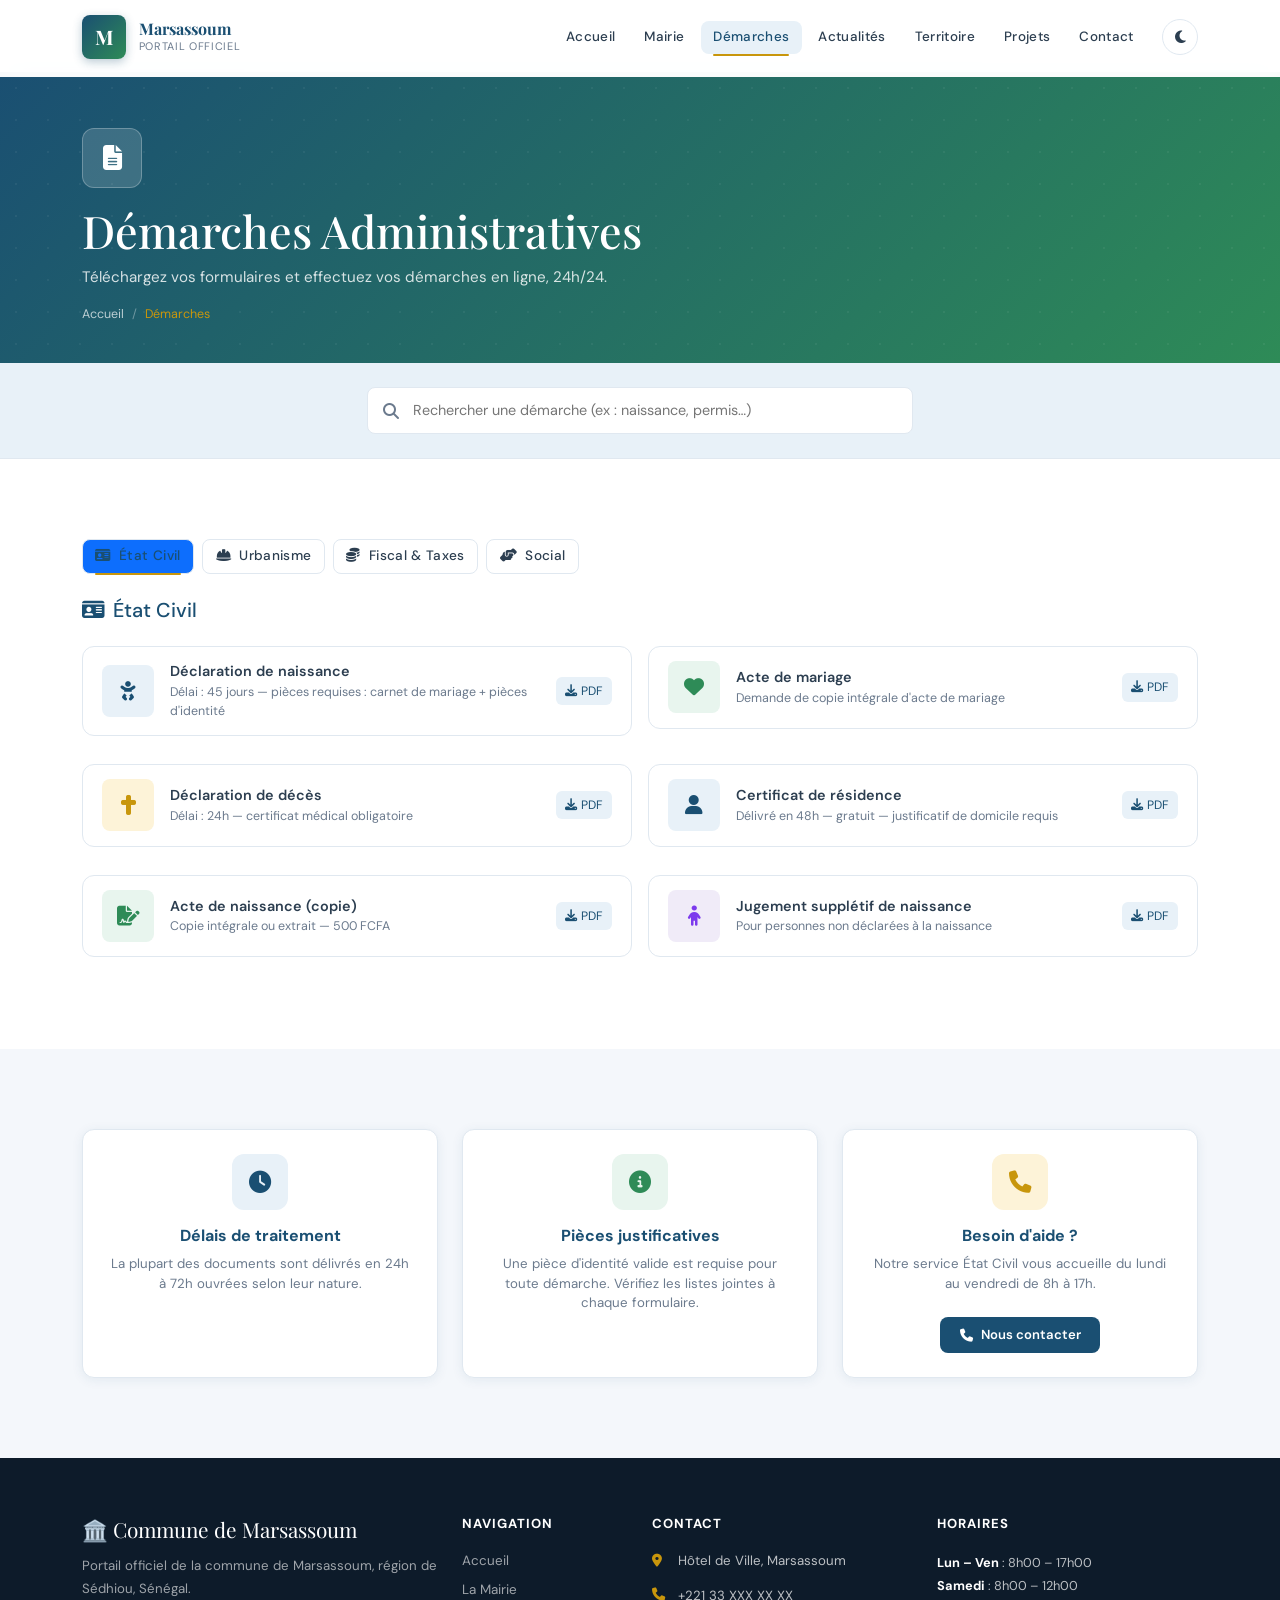
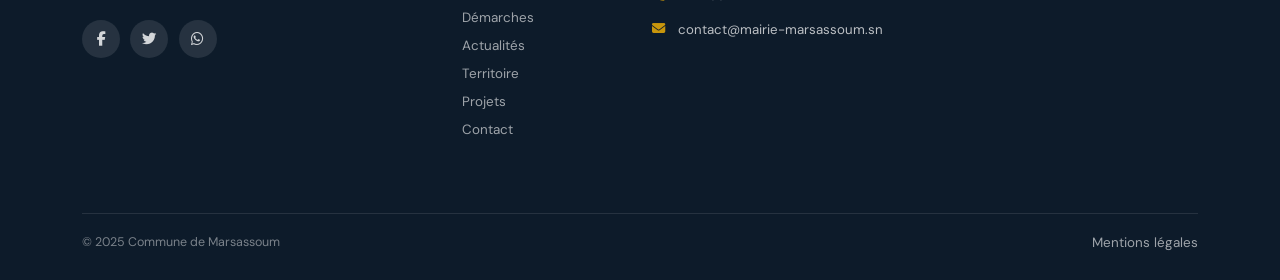
<file: demarches.html>
<!DOCTYPE html>
<html lang="fr">
<head>
  <meta charset="UTF-8" />
  <meta name="viewport" content="width=device-width, initial-scale=1.0" />
  <meta name="description" content="Démarches administratives de la Mairie de Marsassoum — Formulaires téléchargeables." />
  <title>Démarches — Commune de Marsassoum</title>
  <link rel="preconnect" href="https://fonts.googleapis.com" />
  <link href="https://fonts.googleapis.com/css2?family=Playfair+Display:wght@700;900&family=DM+Sans:wght@300;400;500;600&display=swap" rel="stylesheet" />
  <link rel="stylesheet" href="https://cdn.jsdelivr.net/npm/bootstrap@5.3.2/dist/css/bootstrap.min.css" />
  <link rel="stylesheet" href="https://cdnjs.cloudflare.com/ajax/libs/font-awesome/6.5.0/css/all.min.css" />
  <link rel="stylesheet" href="style.css" />
</head>
<body>

<!-- ══ NAVBAR ══ -->
<nav id="navbar" class="navbar navbar-expand-lg">
  <div class="container">
    <a class="navbar-brand" href="index.html">
      <div class="brand-logo">M</div>
      <div><div class="brand-text-main">Marsassoum</div><div class="brand-text-sub">Portail Officiel</div></div>
    </a>
    <button class="navbar-toggler border-0 shadow-none" type="button" data-bs-toggle="collapse" data-bs-target="#navMenu">
      <span class="navbar-toggler-icon"></span>
    </button>
    <div class="collapse navbar-collapse" id="navMenu">
      <ul class="navbar-nav ms-auto gap-1 align-items-lg-center">
        <li class="nav-item"><a class="nav-link" href="index.html">Accueil</a></li>
        <li class="nav-item"><a class="nav-link" href="mairie.html">Mairie</a></li>
        <li class="nav-item"><a class="nav-link" href="demarches.html">Démarches</a></li>
        <li class="nav-item"><a class="nav-link" href="actualites.html">Actualités</a></li>
        <li class="nav-item"><a class="nav-link" href="territoire.html">Territoire</a></li>
        <li class="nav-item"><a class="nav-link" href="projets.html">Projets</a></li>
        <li class="nav-item"><a class="nav-link" href="contact.html">Contact</a></li>
      </ul>
      <button id="darkModeToggle" class="ms-3" title="Basculer le mode sombre"><i class="fas fa-moon"></i></button>
    </div>
  </div>
</nav>

<!-- ══ EN-TÊTE ══ -->
<div class="page-header">
  <div class="container position-relative">
    <div class="page-header-icon"><i class="fas fa-file-alt"></i></div>
    <h1>Démarches Administratives</h1>
    <p>Téléchargez vos formulaires et effectuez vos démarches en ligne, 24h/24.</p>
    <nav class="breadcrumb-custom">
      <a href="index.html">Accueil</a>
      <span class="sep">/</span>
      <span class="current">Démarches</span>
    </nav>
  </div>
</div>


<!-- ══ BARRE DE RECHERCHE ══ -->
<div style="background:var(--primary-light);padding:1.5rem 0;border-bottom:1px solid var(--border);">
  <div class="container">
    <div class="row justify-content-center">
      <div class="col-lg-6">
        <div class="d-flex gap-2">
          <div class="position-relative flex-grow-1">
            <i class="fas fa-search position-absolute"
               style="left:1rem;top:50%;transform:translateY(-50%);color:var(--muted);"></i>
            <input type="text" id="searchDemarche" class="form-control-custom"
                   style="padding-left:2.8rem;"
                   placeholder="Rechercher une démarche (ex : naissance, permis…)" />
          </div>
        </div>
      </div>
    </div>
  </div>
</div>


<!-- ══ SECTION DÉMARCHES ══ -->
<section class="section-main">
  <div class="container">

    <!-- Tabs Bootstrap -->
    <ul class="nav nav-pills mb-4 gap-2 fade-up" id="demarcheTabs" role="tablist">
      <li class="nav-item" role="presentation">
        <button class="nav-link active" data-bs-toggle="pill" data-bs-target="#tab-etatcivil" type="button"
                style="font-size:.85rem;border-radius:8px;border:1.5px solid var(--border);">
          <i class="fas fa-id-card me-1"></i> État Civil
        </button>
      </li>
      <li class="nav-item" role="presentation">
        <button class="nav-link" data-bs-toggle="pill" data-bs-target="#tab-urbanisme" type="button"
                style="font-size:.85rem;border-radius:8px;border:1.5px solid var(--border);">
          <i class="fas fa-hard-hat me-1"></i> Urbanisme
        </button>
      </li>
      <li class="nav-item" role="presentation">
        <button class="nav-link" data-bs-toggle="pill" data-bs-target="#tab-fiscal" type="button"
                style="font-size:.85rem;border-radius:8px;border:1.5px solid var(--border);">
          <i class="fas fa-coins me-1"></i> Fiscal & Taxes
        </button>
      </li>
      <li class="nav-item" role="presentation">
        <button class="nav-link" data-bs-toggle="pill" data-bs-target="#tab-social" type="button"
                style="font-size:.85rem;border-radius:8px;border:1.5px solid var(--border);">
          <i class="fas fa-hands-helping me-1"></i> Social
        </button>
      </li>
    </ul>

    <div class="tab-content" id="demarcheTabsContent">

      <!-- ── Onglet État Civil ── -->
      <div class="tab-pane fade show active" id="tab-etatcivil" role="tabpanel">
        <div class="row g-3">
          <div class="col-12"><h5 style="color:var(--primary);"><i class="fas fa-id-card me-2"></i>État Civil</h5></div>

          <div class="col-12 col-md-6">
            <div class="demarche-row">
              <div class="icon-box icon-primary flex-shrink-0"><i class="fas fa-baby"></i></div>
              <div>
                <div class="demarche-name">Déclaration de naissance</div>
                <div class="demarche-desc">Délai : 45 jours — pièces requises : carnet de mariage + pièces d'identité</div>
              </div>
              <a href="#" class="btn btn-sm demarche-btn"
                 style="background:var(--primary-light);color:var(--primary);border-radius:6px;font-size:.76rem;">
                <i class="fas fa-download me-1"></i>PDF
              </a>
            </div>
          </div>

          <div class="col-12 col-md-6">
            <div class="demarche-row">
              <div class="icon-box icon-secondary flex-shrink-0"><i class="fas fa-heart"></i></div>
              <div>
                <div class="demarche-name">Acte de mariage</div>
                <div class="demarche-desc">Demande de copie intégrale d'acte de mariage</div>
              </div>
              <a href="#" class="btn btn-sm demarche-btn"
                 style="background:var(--primary-light);color:var(--primary);border-radius:6px;font-size:.76rem;">
                <i class="fas fa-download me-1"></i>PDF
              </a>
            </div>
          </div>

          <div class="col-12 col-md-6">
            <div class="demarche-row">
              <div class="icon-box icon-accent flex-shrink-0"><i class="fas fa-cross"></i></div>
              <div>
                <div class="demarche-name">Déclaration de décès</div>
                <div class="demarche-desc">Délai : 24h — certificat médical obligatoire</div>
              </div>
              <a href="#" class="btn btn-sm demarche-btn"
                 style="background:var(--primary-light);color:var(--primary);border-radius:6px;font-size:.76rem;">
                <i class="fas fa-download me-1"></i>PDF
              </a>
            </div>
          </div>

          <div class="col-12 col-md-6">
            <div class="demarche-row">
              <div class="icon-box icon-primary flex-shrink-0"><i class="fas fa-user"></i></div>
              <div>
                <div class="demarche-name">Certificat de résidence</div>
                <div class="demarche-desc">Délivré en 48h — gratuit — justificatif de domicile requis</div>
              </div>
              <a href="#" class="btn btn-sm demarche-btn"
                 style="background:var(--primary-light);color:var(--primary);border-radius:6px;font-size:.76rem;">
                <i class="fas fa-download me-1"></i>PDF
              </a>
            </div>
          </div>

          <div class="col-12 col-md-6">
            <div class="demarche-row">
              <div class="icon-box icon-secondary flex-shrink-0"><i class="fas fa-file-signature"></i></div>
              <div>
                <div class="demarche-name">Acte de naissance (copie)</div>
                <div class="demarche-desc">Copie intégrale ou extrait — 500 FCFA</div>
              </div>
              <a href="#" class="btn btn-sm demarche-btn"
                 style="background:var(--primary-light);color:var(--primary);border-radius:6px;font-size:.76rem;">
                <i class="fas fa-download me-1"></i>PDF
              </a>
            </div>
          </div>

          <div class="col-12 col-md-6">
            <div class="demarche-row">
              <div class="icon-box icon-purple flex-shrink-0"><i class="fas fa-child"></i></div>
              <div>
                <div class="demarche-name">Jugement supplétif de naissance</div>
                <div class="demarche-desc">Pour personnes non déclarées à la naissance</div>
              </div>
              <a href="#" class="btn btn-sm demarche-btn"
                 style="background:var(--primary-light);color:var(--primary);border-radius:6px;font-size:.76rem;">
                <i class="fas fa-download me-1"></i>PDF
              </a>
            </div>
          </div>
        </div>
      </div>

      <!-- ── Onglet Urbanisme ── -->
      <div class="tab-pane fade" id="tab-urbanisme" role="tabpanel">
        <div class="row g-3">
          <div class="col-12"><h5 style="color:var(--primary);"><i class="fas fa-hard-hat me-2"></i>Urbanisme & Foncier</h5></div>

          <div class="col-12 col-md-6">
            <div class="demarche-row">
              <div class="icon-box icon-secondary flex-shrink-0"><i class="fas fa-home"></i></div>
              <div>
                <div class="demarche-name">Permis de construire</div>
                <div class="demarche-desc">Dossier complet avec plans et devis — délai : 30 jours</div>
              </div>
              <a href="#" class="btn btn-sm demarche-btn"
                 style="background:var(--primary-light);color:var(--primary);border-radius:6px;font-size:.76rem;">
                <i class="fas fa-download me-1"></i>PDF
              </a>
            </div>
          </div>

          <div class="col-12 col-md-6">
            <div class="demarche-row">
              <div class="icon-box icon-primary flex-shrink-0"><i class="fas fa-store"></i></div>
              <div>
                <div class="demarche-name">Autorisation commerciale</div>
                <div class="demarche-desc">Ouverture de commerce ou d'atelier artisanal</div>
              </div>
              <a href="#" class="btn btn-sm demarche-btn"
                 style="background:var(--primary-light);color:var(--primary);border-radius:6px;font-size:.76rem;">
                <i class="fas fa-download me-1"></i>PDF
              </a>
            </div>
          </div>

          <div class="col-12 col-md-6">
            <div class="demarche-row">
              <div class="icon-box icon-accent flex-shrink-0"><i class="fas fa-road"></i></div>
              <div>
                <div class="demarche-name">Autorisation de voirie</div>
                <div class="demarche-desc">Travaux touchant le domaine public communal</div>
              </div>
              <a href="#" class="btn btn-sm demarche-btn"
                 style="background:var(--primary-light);color:var(--primary);border-radius:6px;font-size:.76rem;">
                <i class="fas fa-download me-1"></i>PDF
              </a>
            </div>
          </div>

          <div class="col-12 col-md-6">
            <div class="demarche-row">
              <div class="icon-box icon-purple flex-shrink-0"><i class="fas fa-map-marked-alt"></i></div>
              <div>
                <div class="demarche-name">Demande de terrain municipal</div>
                <div class="demarche-desc">Attribution de parcelle dans les lotissements communaux</div>
              </div>
              <a href="#" class="btn btn-sm demarche-btn"
                 style="background:var(--primary-light);color:var(--primary);border-radius:6px;font-size:.76rem;">
                <i class="fas fa-download me-1"></i>PDF
              </a>
            </div>
          </div>
        </div>
      </div>

      <!-- ── Onglet Fiscal ── -->
      <div class="tab-pane fade" id="tab-fiscal" role="tabpanel">
        <div class="row g-3">
          <div class="col-12"><h5 style="color:var(--primary);"><i class="fas fa-coins me-2"></i>Taxes & Fiscalité Locale</h5></div>

          <div class="col-12 col-md-6">
            <div class="demarche-row">
              <div class="icon-box icon-accent flex-shrink-0"><i class="fas fa-receipt"></i></div>
              <div>
                <div class="demarche-name">Taxe d'habitation</div>
                <div class="demarche-desc">Déclaration annuelle — due avant le 30 juin</div>
              </div>
              <a href="#" class="btn btn-sm demarche-btn"
                 style="background:var(--primary-light);color:var(--primary);border-radius:6px;font-size:.76rem;">
                <i class="fas fa-download me-1"></i>PDF
              </a>
            </div>
          </div>

          <div class="col-12 col-md-6">
            <div class="demarche-row">
              <div class="icon-box icon-primary flex-shrink-0"><i class="fas fa-building"></i></div>
              <div>
                <div class="demarche-name">Patente commerciale</div>
                <div class="demarche-desc">Taxe annuelle sur les activités commerciales</div>
              </div>
              <a href="#" class="btn btn-sm demarche-btn"
                 style="background:var(--primary-light);color:var(--primary);border-radius:6px;font-size:.76rem;">
                <i class="fas fa-download me-1"></i>PDF
              </a>
            </div>
          </div>
        </div>
      </div>

      <!-- ── Onglet Social ── -->
      <div class="tab-pane fade" id="tab-social" role="tabpanel">
        <div class="row g-3">
          <div class="col-12"><h5 style="color:var(--primary);"><i class="fas fa-hands-helping me-2"></i>Action Sociale</h5></div>

          <div class="col-12 col-md-6">
            <div class="demarche-row">
              <div class="icon-box icon-secondary flex-shrink-0"><i class="fas fa-wheelchair"></i></div>
              <div>
                <div class="demarche-name">Aide aux personnes vulnérables</div>
                <div class="demarche-desc">Dossier de demande d'assistance sociale communale</div>
              </div>
              <a href="#" class="btn btn-sm demarche-btn"
                 style="background:var(--primary-light);color:var(--primary);border-radius:6px;font-size:.76rem;">
                <i class="fas fa-download me-1"></i>PDF
              </a>
            </div>
          </div>

          <div class="col-12 col-md-6">
            <div class="demarche-row">
              <div class="icon-box icon-primary flex-shrink-0"><i class="fas fa-graduation-cap"></i></div>
              <div>
                <div class="demarche-name">Bourse scolaire communale</div>
                <div class="demarche-desc">Aide aux élèves méritants — dossier avant le 31 oct.</div>
              </div>
              <a href="#" class="btn btn-sm demarche-btn"
                 style="background:var(--primary-light);color:var(--primary);border-radius:6px;font-size:.76fa;">
                <i class="fas fa-download me-1"></i>PDF
              </a>
            </div>
          </div>
        </div>
      </div>

    </div><!-- fin tab-content -->

  </div>
</section>


<!-- ══ SECTION — INFO PRATIQUE ══ -->
<section class="section-alt">
  <div class="container">
    <div class="row g-4">
      <div class="col-md-4 fade-up delay-1">
        <div class="card-modern p-4 text-center h-100">
          <div class="icon-box icon-primary mx-auto mb-3" style="width:56px;height:56px;font-size:1.4rem;border-radius:12px;">
            <i class="fas fa-clock"></i>
          </div>
          <h6 style="font-weight:700;color:var(--primary);">Délais de traitement</h6>
          <p style="font-size:.83rem;color:var(--muted);">
            La plupart des documents sont délivrés en 24h à 72h ouvrées selon leur nature.
          </p>
        </div>
      </div>
      <div class="col-md-4 fade-up delay-2">
        <div class="card-modern p-4 text-center h-100">
          <div class="icon-box icon-secondary mx-auto mb-3" style="width:56px;height:56px;font-size:1.4rem;border-radius:12px;">
            <i class="fas fa-info-circle"></i>
          </div>
          <h6 style="font-weight:700;color:var(--primary);">Pièces justificatives</h6>
          <p style="font-size:.83rem;color:var(--muted);">
            Une pièce d'identité valide est requise pour toute démarche. Vérifiez les listes jointes à chaque formulaire.
          </p>
        </div>
      </div>
      <div class="col-md-4 fade-up delay-3">
        <div class="card-modern p-4 text-center h-100">
          <div class="icon-box icon-accent mx-auto mb-3" style="width:56px;height:56px;font-size:1.4rem;border-radius:12px;">
            <i class="fas fa-phone"></i>
          </div>
          <h6 style="font-weight:700;color:var(--primary);">Besoin d'aide ?</h6>
          <p style="font-size:.83rem;color:var(--muted);">
            Notre service État Civil vous accueille du lundi au vendredi de 8h à 17h.
          </p>
          <a href="contact.html" class="btn-cta mt-2" style="font-size:.82rem;padding:.5rem 1.2rem;">
            <i class="fas fa-phone"></i> Nous contacter
          </a>
        </div>
      </div>
    </div>
  </div>
</section>


<!-- ══ FOOTER ══ -->
<footer>
  <div class="container">
    <div class="row g-4 pb-4">
      <div class="col-lg-4">
        <div class="footer-brand">🏛️ Commune de Marsassoum</div>
        <p class="footer-desc">Portail officiel de la commune de Marsassoum, région de Sédhiou, Sénégal.</p>
        <div>
          <a href="#" class="footer-social"><i class="fab fa-facebook-f"></i></a>
          <a href="#" class="footer-social"><i class="fab fa-twitter"></i></a>
          <a href="#" class="footer-social"><i class="fab fa-whatsapp"></i></a>
        </div>
      </div>
      <div class="col-6 col-lg-2">
        <p class="footer-heading">Navigation</p>
        <a href="index.html" class="footer-link">Accueil</a>
        <a href="mairie.html" class="footer-link">La Mairie</a>
        <a href="demarches.html" class="footer-link">Démarches</a>
        <a href="actualites.html" class="footer-link">Actualités</a>
        <a href="territoire.html" class="footer-link">Territoire</a>
        <a href="projets.html" class="footer-link">Projets</a>
        <a href="contact.html" class="footer-link">Contact</a>
      </div>
      <div class="col-6 col-lg-3">
        <p class="footer-heading">Contact</p>
        <div class="footer-contact-item"><i class="fas fa-map-marker-alt"></i><span>Hôtel de Ville, Marsassoum</span></div>
        <div class="footer-contact-item"><i class="fas fa-phone"></i><span>+221 33 XXX XX XX</span></div>
        <div class="footer-contact-item"><i class="fas fa-envelope"></i><span>contact@mairie-marsassoum.sn</span></div>
      </div>
      <div class="col-lg-3">
        <p class="footer-heading">Horaires</p>
        <div class="footer-hours">
          <div><strong>Lun – Ven</strong> : 8h00 – 17h00</div>
          <div><strong>Samedi</strong> : 8h00 – 12h00</div>
        </div>
      </div>
    </div>
    <div class="footer-bottom">
      <div class="d-flex flex-wrap justify-content-between gap-2">
        <span class="footer-bottom-text">© 2025 Commune de Marsassoum</span>
        <a href="#" class="footer-link" style="display:inline;">Mentions légales</a>
      </div>
    </div>
  </div>
</footer>

<button id="backToTop" title="Retour en haut"><i class="fas fa-chevron-up"></i></button>
<script src="https://cdn.jsdelivr.net/npm/bootstrap@5.3.2/dist/js/bootstrap.bundle.min.js"></script>
<script src="script.js"></script>
</body>
</html>
</file>
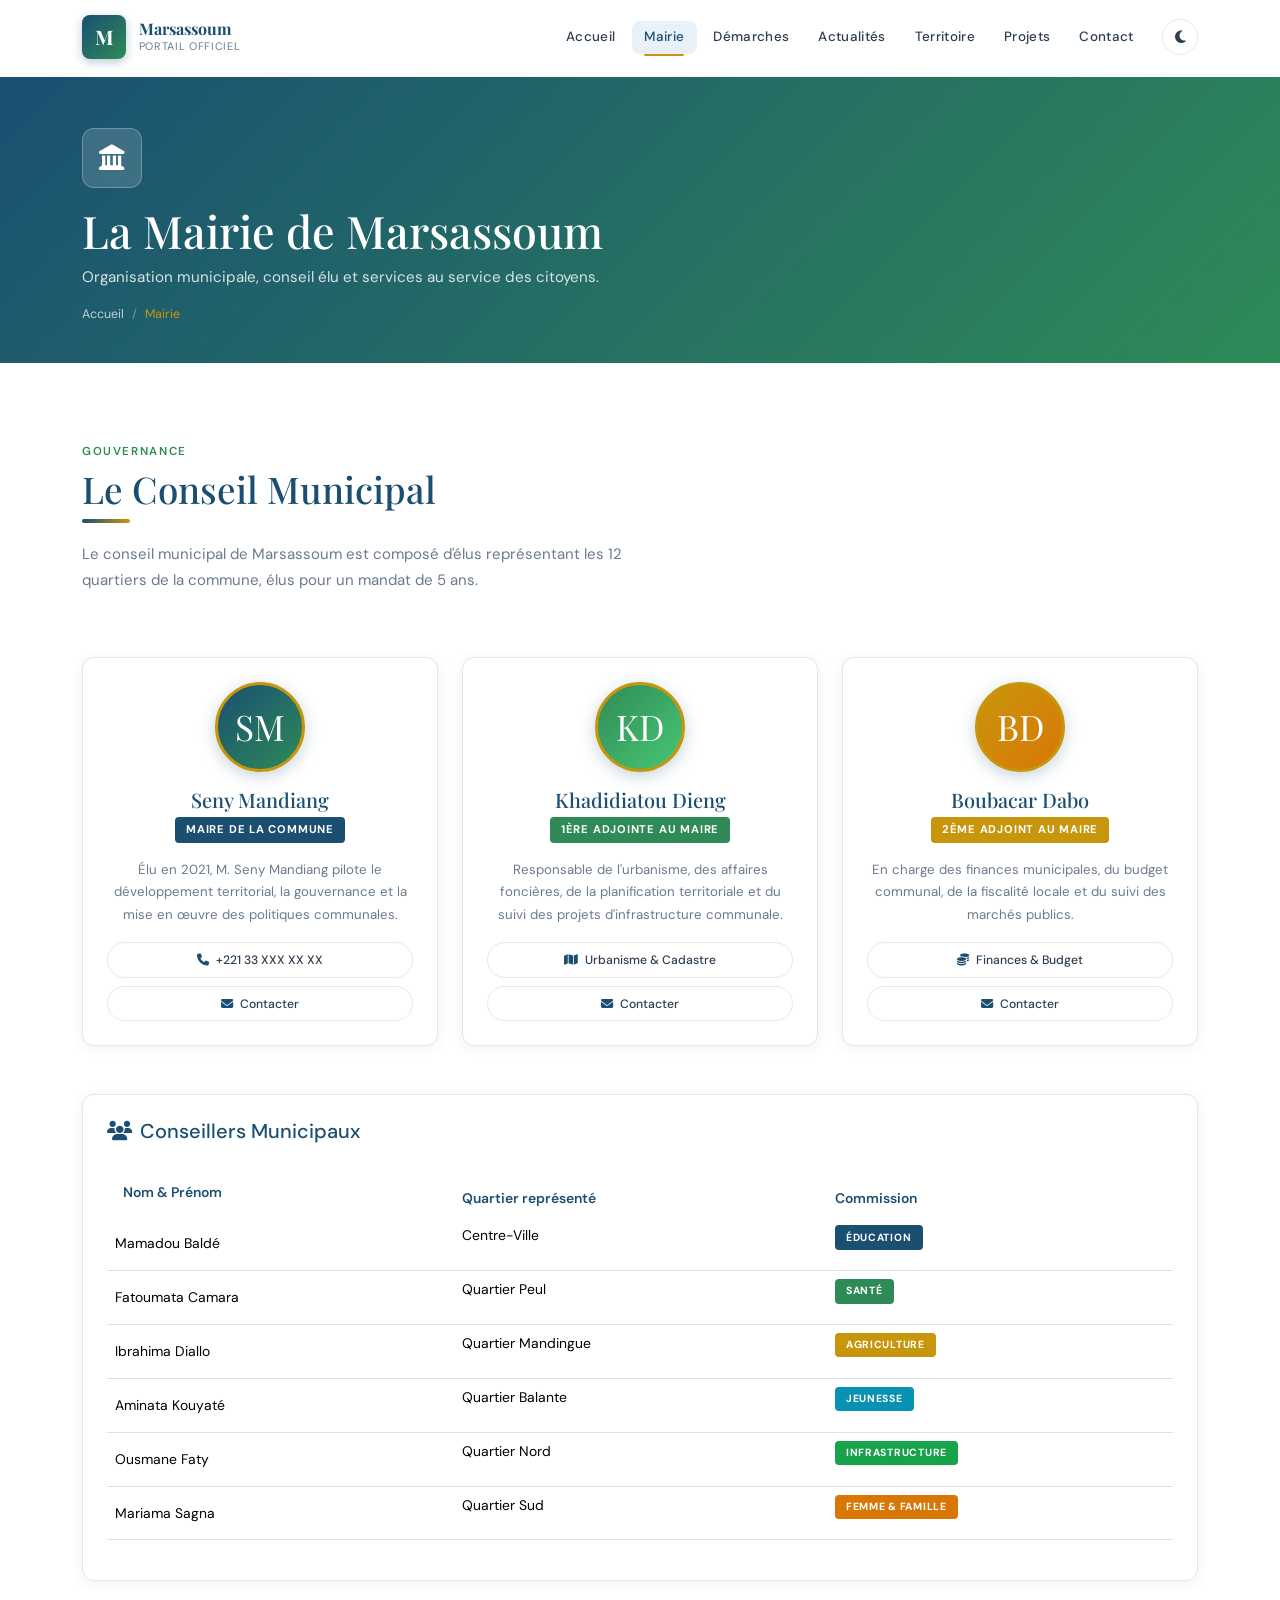
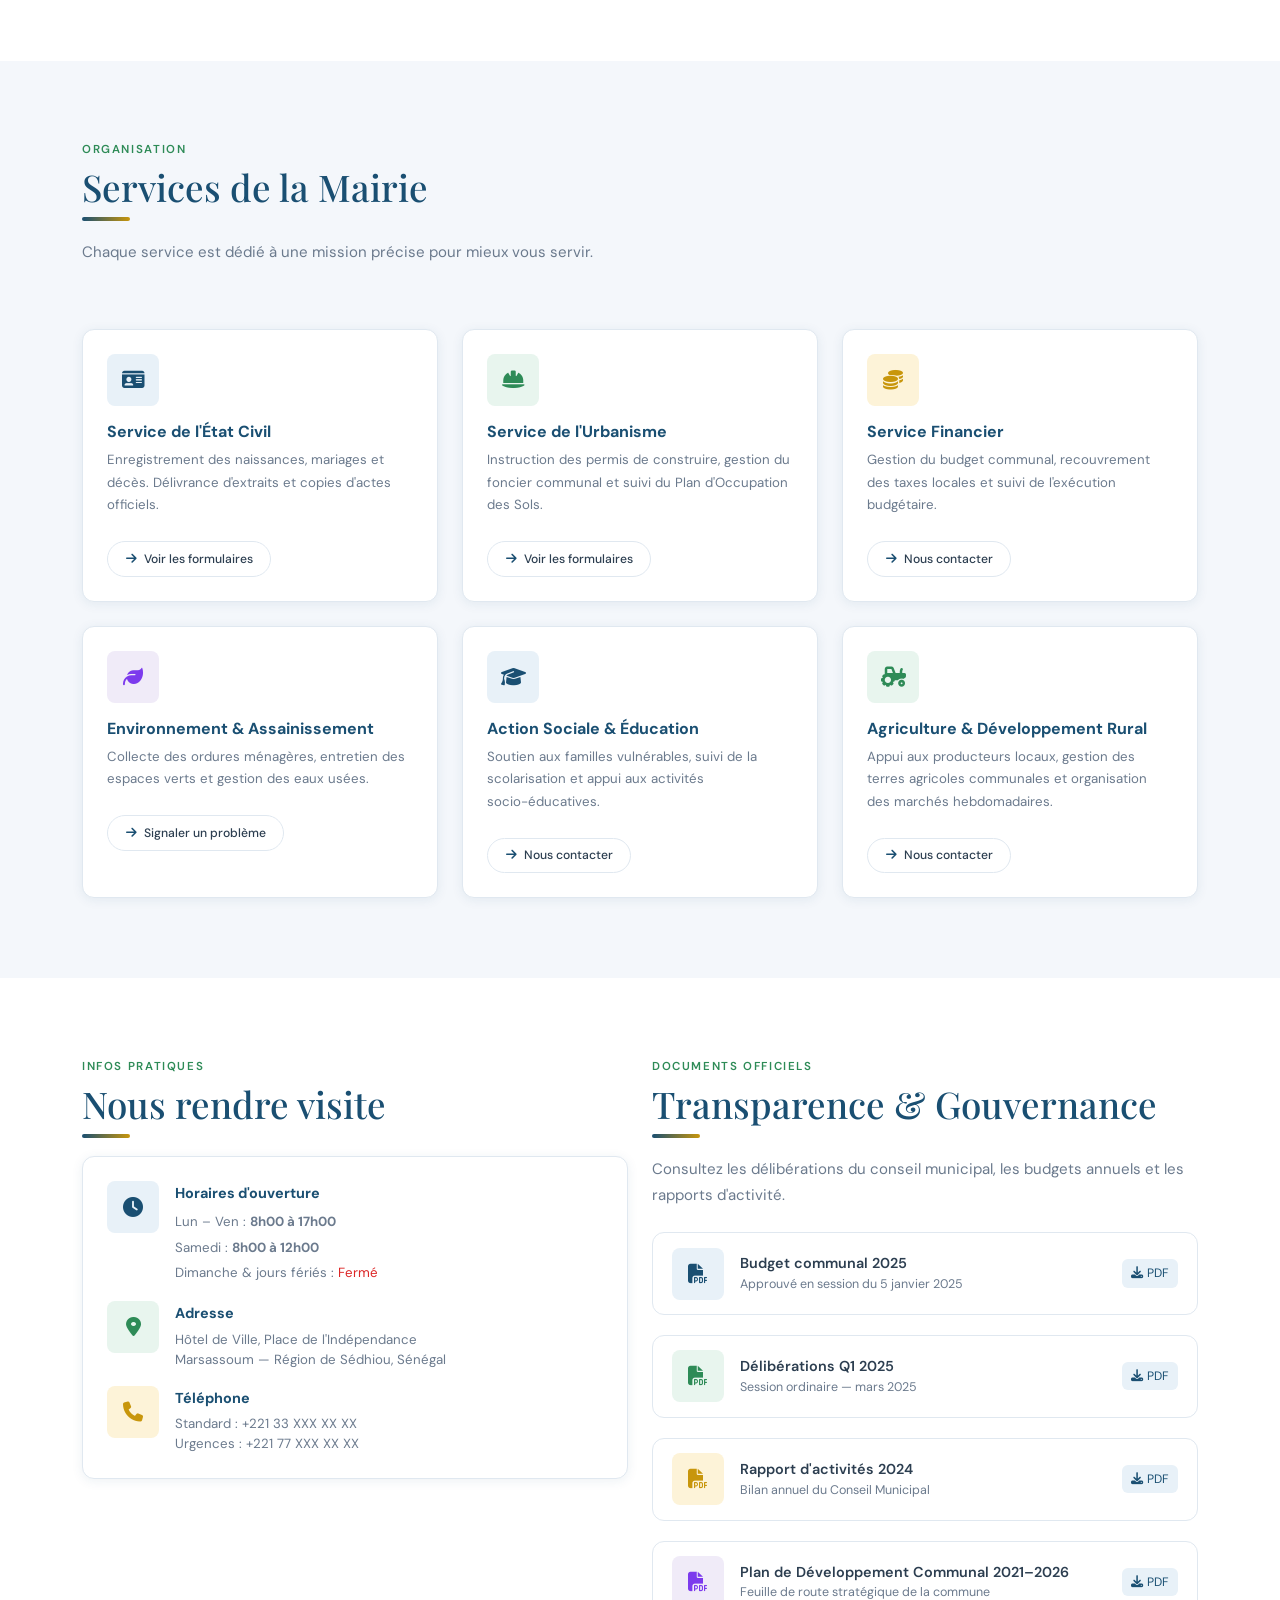
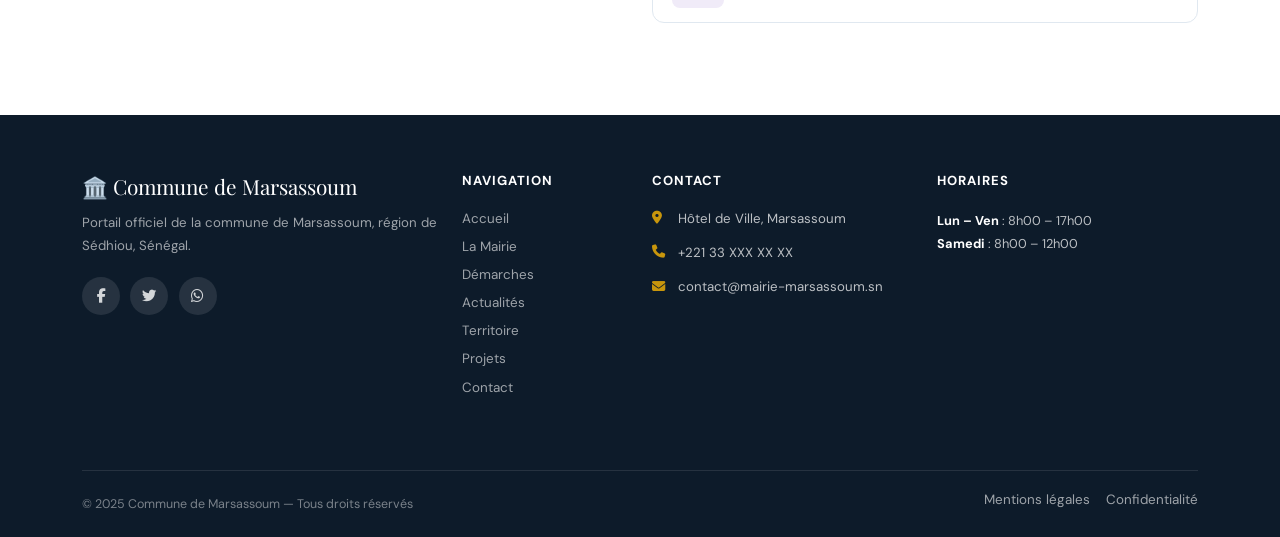
<file: mairie.html>
<!DOCTYPE html>
<html lang="fr">
<head>
  <meta charset="UTF-8" />
  <meta name="viewport" content="width=device-width, initial-scale=1.0" />
  <meta name="description" content="Organisation de la Mairie de Marsassoum — Conseil municipal, élus et services." />
  <title>La Mairie — Commune de Marsassoum</title>
  <link rel="preconnect" href="https://fonts.googleapis.com" />
  <link href="https://fonts.googleapis.com/css2?family=Playfair+Display:wght@700;900&family=DM+Sans:wght@300;400;500;600&display=swap" rel="stylesheet" />
  <link rel="stylesheet" href="https://cdn.jsdelivr.net/npm/bootstrap@5.3.2/dist/css/bootstrap.min.css" />
  <link rel="stylesheet" href="https://cdnjs.cloudflare.com/ajax/libs/font-awesome/6.5.0/css/all.min.css" />
  <link rel="stylesheet" href="style.css" />
</head>
<body>

<!-- ══ NAVBAR ══ -->
<nav id="navbar" class="navbar navbar-expand-lg">
  <div class="container">
    <a class="navbar-brand" href="index.html">
      <div class="brand-logo">M</div>
      <div>
        <div class="brand-text-main">Marsassoum</div>
        <div class="brand-text-sub">Portail Officiel</div>
      </div>
    </a>
    <button class="navbar-toggler border-0 shadow-none" type="button" data-bs-toggle="collapse" data-bs-target="#navMenu">
      <span class="navbar-toggler-icon"></span>
    </button>
    <div class="collapse navbar-collapse" id="navMenu">
      <ul class="navbar-nav ms-auto gap-1 align-items-lg-center">
        <li class="nav-item"><a class="nav-link" href="index.html">Accueil</a></li>
        <li class="nav-item"><a class="nav-link" href="mairie.html">Mairie</a></li>
        <li class="nav-item"><a class="nav-link" href="demarches.html">Démarches</a></li>
        <li class="nav-item"><a class="nav-link" href="actualites.html">Actualités</a></li>
        <li class="nav-item"><a class="nav-link" href="territoire.html">Territoire</a></li>
        <li class="nav-item"><a class="nav-link" href="projets.html">Projets</a></li>
        <li class="nav-item"><a class="nav-link" href="contact.html">Contact</a></li>
      </ul>
      <button id="darkModeToggle" class="ms-3" title="Basculer le mode sombre">
        <i class="fas fa-moon"></i>
      </button>
    </div>
  </div>
</nav>


<!-- ══ EN-TÊTE DE PAGE ══ -->
<div class="page-header">
  <div class="container position-relative">
    <div class="page-header-icon"><i class="fas fa-landmark"></i></div>
    <h1>La Mairie de Marsassoum</h1>
    <p>Organisation municipale, conseil élu et services au service des citoyens.</p>
    <nav class="breadcrumb-custom">
      <a href="index.html">Accueil</a>
      <span class="sep">/</span>
      <span class="current">Mairie</span>
    </nav>
  </div>
</div>


<!-- ══ SECTION 1 — CONSEIL MUNICIPAL ══ -->
<section class="section-main">
  <div class="container">
    <div class="row mb-5 fade-up">
      <div class="col-lg-7">
        <p class="section-label">Gouvernance</p>
        <h2 class="section-title">Le Conseil Municipal</h2>
        <div class="section-divider"></div>
        <p class="section-desc">
          Le conseil municipal de Marsassoum est composé d'élus représentant
          les 12 quartiers de la commune, élus pour un mandat de 5 ans.
        </p>
      </div>
    </div>

    <!-- Élus principaux -->
    <div class="row g-4 mb-5">

      <!-- Maire -->
      <div class="col-md-4 fade-up delay-1">
        <div class="card-modern p-4 text-center h-100">
          <div class="org-avatar" style="width:90px;height:90px;font-size:2.2rem;">SM</div>
          <h5 style="font-family:var(--font-display);color:var(--primary);margin-bottom:.25rem;">
            Seny Mandiang
          </h5>
          <span class="badge-custom badge-primary mb-3">Maire de la Commune</span>
          <p style="font-size:.83rem;color:var(--muted);line-height:1.7;">
            Élu en 2021, M. Seny Mandiang pilote le développement territorial,
            la gouvernance et la mise en œuvre des politiques communales.
          </p>
          <div class="d-flex flex-column gap-2 mt-3">
            <span class="service-pill justify-content-center" style="font-size:.76rem;">
              <i class="fas fa-phone"></i> +221 33 XXX XX XX
            </span>
            <a href="contact.html" class="service-pill justify-content-center" style="font-size:.76rem;">
              <i class="fas fa-envelope"></i> Contacter
            </a>
          </div>
        </div>
      </div>

      <!-- 1ère Adjointe -->
      <div class="col-md-4 fade-up delay-2">
        <div class="card-modern p-4 text-center h-100">
          <div class="org-avatar"
               style="width:90px;height:90px;font-size:2.2rem;background:linear-gradient(135deg,var(--secondary),#48c774);">
            KD
          </div>
          <h5 style="font-family:var(--font-display);color:var(--primary);margin-bottom:.25rem;">
            Khadidiatou Dieng
          </h5>
          <span class="badge-custom badge-secondary mb-3">1ère Adjointe au Maire</span>
          <p style="font-size:.83rem;color:var(--muted);line-height:1.7;">
            Responsable de l'urbanisme, des affaires foncières, de la planification
            territoriale et du suivi des projets d'infrastructure communale.
          </p>
          <div class="d-flex flex-column gap-2 mt-3">
            <span class="service-pill justify-content-center" style="font-size:.76rem;">
              <i class="fas fa-map"></i> Urbanisme & Cadastre
            </span>
            <a href="contact.html" class="service-pill justify-content-center" style="font-size:.76rem;">
              <i class="fas fa-envelope"></i> Contacter
            </a>
          </div>
        </div>
      </div>

      <!-- 2ème Adjoint -->
      <div class="col-md-4 fade-up delay-3">
        <div class="card-modern p-4 text-center h-100">
          <div class="org-avatar"
               style="width:90px;height:90px;font-size:2.2rem;background:linear-gradient(135deg,var(--accent),#d97706);">
            BD
          </div>
          <h5 style="font-family:var(--font-display);color:var(--primary);margin-bottom:.25rem;">
            Boubacar Dabo
          </h5>
          <span class="badge-custom badge-accent mb-3">2ème Adjoint au Maire</span>
          <p style="font-size:.83rem;color:var(--muted);line-height:1.7;">
            En charge des finances municipales, du budget communal,
            de la fiscalité locale et du suivi des marchés publics.
          </p>
          <div class="d-flex flex-column gap-2 mt-3">
            <span class="service-pill justify-content-center" style="font-size:.76rem;">
              <i class="fas fa-coins"></i> Finances & Budget
            </span>
            <a href="contact.html" class="service-pill justify-content-center" style="font-size:.76rem;">
              <i class="fas fa-envelope"></i> Contacter
            </a>
          </div>
        </div>
      </div>
    </div>

    <!-- Autres conseillers (tableau simple) -->
    <div class="row fade-up">
      <div class="col-12">
        <div class="card-modern p-4">
          <h5 class="mb-4" style="color:var(--primary);">
            <i class="fas fa-users me-2"></i>Conseillers Municipaux
          </h5>
          <div class="table-responsive">
            <table class="table table-hover" style="font-size:.87rem;">
              <thead style="background:var(--primary-light);">
                <tr>
                  <th style="color:var(--primary);font-weight:600;border:none;padding:.9rem 1rem;">Nom & Prénom</th>
                  <th style="color:var(--primary);font-weight:600;border:none;">Quartier représenté</th>
                  <th style="color:var(--primary);font-weight:600;border:none;">Commission</th>
                </tr>
              </thead>
              <tbody>
                <tr>
                  <td class="py-3">Mamadou Baldé</td><td>Centre-Ville</td><td><span class="badge-custom badge-primary" style="font-size:.65rem;">Éducation</span></td>
                </tr>
                <tr>
                  <td class="py-3">Fatoumata Camara</td><td>Quartier Peul</td><td><span class="badge-custom badge-secondary" style="font-size:.65rem;">Santé</span></td>
                </tr>
                <tr>
                  <td class="py-3">Ibrahima Diallo</td><td>Quartier Mandingue</td><td><span class="badge-custom badge-accent" style="font-size:.65rem;">Agriculture</span></td>
                </tr>
                <tr>
                  <td class="py-3">Aminata Kouyaté</td><td>Quartier Balante</td><td><span class="badge-custom badge-info" style="font-size:.65rem;">Jeunesse</span></td>
                </tr>
                <tr>
                  <td class="py-3">Ousmane Faty</td><td>Quartier Nord</td><td><span class="badge-custom badge-success" style="font-size:.65rem;">Infrastructure</span></td>
                </tr>
                <tr>
                  <td class="py-3">Mariama Sagna</td><td>Quartier Sud</td><td><span class="badge-custom badge-warning" style="font-size:.65rem;">Femme & Famille</span></td>
                </tr>
              </tbody>
            </table>
          </div>
        </div>
      </div>
    </div>
  </div>
</section>


<!-- ══ SECTION 2 — SERVICES MUNICIPAUX ══ -->
<section class="section-alt">
  <div class="container">
    <div class="row mb-5 fade-up">
      <div class="col-lg-6">
        <p class="section-label">Organisation</p>
        <h2 class="section-title">Services de la Mairie</h2>
        <div class="section-divider"></div>
        <p class="section-desc">Chaque service est dédié à une mission précise pour mieux vous servir.</p>
      </div>
    </div>

    <div class="row g-4">
      <div class="col-md-6 col-lg-4 fade-up delay-1">
        <div class="card-modern p-4 h-100">
          <div class="icon-box icon-primary mb-3"><i class="fas fa-id-card"></i></div>
          <h6 style="font-weight:700;color:var(--primary);">Service de l'État Civil</h6>
          <p style="font-size:.83rem;color:var(--muted);line-height:1.7;">
            Enregistrement des naissances, mariages et décès.
            Délivrance d'extraits et copies d'actes officiels.
          </p>
          <a href="demarches.html" class="service-pill mt-2" style="font-size:.76rem;">
            <i class="fas fa-arrow-right"></i> Voir les formulaires
          </a>
        </div>
      </div>

      <div class="col-md-6 col-lg-4 fade-up delay-2">
        <div class="card-modern p-4 h-100">
          <div class="icon-box icon-secondary mb-3"><i class="fas fa-hard-hat"></i></div>
          <h6 style="font-weight:700;color:var(--primary);">Service de l'Urbanisme</h6>
          <p style="font-size:.83rem;color:var(--muted);line-height:1.7;">
            Instruction des permis de construire, gestion du foncier communal
            et suivi du Plan d'Occupation des Sols.
          </p>
          <a href="demarches.html" class="service-pill mt-2" style="font-size:.76rem;">
            <i class="fas fa-arrow-right"></i> Voir les formulaires
          </a>
        </div>
      </div>

      <div class="col-md-6 col-lg-4 fade-up delay-3">
        <div class="card-modern p-4 h-100">
          <div class="icon-box icon-accent mb-3"><i class="fas fa-coins"></i></div>
          <h6 style="font-weight:700;color:var(--primary);">Service Financier</h6>
          <p style="font-size:.83rem;color:var(--muted);line-height:1.7;">
            Gestion du budget communal, recouvrement des taxes locales
            et suivi de l'exécution budgétaire.
          </p>
          <a href="contact.html" class="service-pill mt-2" style="font-size:.76rem;">
            <i class="fas fa-arrow-right"></i> Nous contacter
          </a>
        </div>
      </div>

      <div class="col-md-6 col-lg-4 fade-up delay-1">
        <div class="card-modern p-4 h-100">
          <div class="icon-box icon-purple mb-3"><i class="fas fa-leaf"></i></div>
          <h6 style="font-weight:700;color:var(--primary);">Environnement & Assainissement</h6>
          <p style="font-size:.83rem;color:var(--muted);line-height:1.7;">
            Collecte des ordures ménagères, entretien des espaces verts
            et gestion des eaux usées.
          </p>
          <a href="contact.html" class="service-pill mt-2" style="font-size:.76rem;">
            <i class="fas fa-arrow-right"></i> Signaler un problème
          </a>
        </div>
      </div>

      <div class="col-md-6 col-lg-4 fade-up delay-2">
        <div class="card-modern p-4 h-100">
          <div class="icon-box icon-primary mb-3"><i class="fas fa-graduation-cap"></i></div>
          <h6 style="font-weight:700;color:var(--primary);">Action Sociale & Éducation</h6>
          <p style="font-size:.83rem;color:var(--muted);line-height:1.7;">
            Soutien aux familles vulnérables, suivi de la scolarisation
            et appui aux activités socio-éducatives.
          </p>
          <a href="contact.html" class="service-pill mt-2" style="font-size:.76rem;">
            <i class="fas fa-arrow-right"></i> Nous contacter
          </a>
        </div>
      </div>

      <div class="col-md-6 col-lg-4 fade-up delay-3">
        <div class="card-modern p-4 h-100">
          <div class="icon-box icon-secondary mb-3"><i class="fas fa-tractor"></i></div>
          <h6 style="font-weight:700;color:var(--primary);">Agriculture & Développement Rural</h6>
          <p style="font-size:.83rem;color:var(--muted);line-height:1.7;">
            Appui aux producteurs locaux, gestion des terres agricoles
            communales et organisation des marchés hebdomadaires.
          </p>
          <a href="contact.html" class="service-pill mt-2" style="font-size:.76rem;">
            <i class="fas fa-arrow-right"></i> Nous contacter
          </a>
        </div>
      </div>
    </div>
  </div>
</section>


<!-- ══ SECTION 3 — HORAIRES & INFOS PRATIQUES ══ -->
<section class="section-main">
  <div class="container">
    <div class="row g-4 align-items-start">

      <div class="col-lg-6 fade-left">
        <p class="section-label">Infos pratiques</p>
        <h2 class="section-title">Nous rendre visite</h2>
        <div class="section-divider"></div>
        <div class="card-modern p-4">
          <div class="d-flex flex-column gap-3">
            <div class="d-flex gap-3 align-items-start">
              <div class="icon-box icon-primary flex-shrink-0"><i class="fas fa-clock"></i></div>
              <div>
                <strong style="color:var(--primary);font-size:.9rem;">Horaires d'ouverture</strong>
                <div style="font-size:.83rem;color:var(--muted);margin-top:.3rem;line-height:1.9;">
                  Lun – Ven : <strong>8h00 à 17h00</strong><br>
                  Samedi : <strong>8h00 à 12h00</strong><br>
                  Dimanche & jours fériés : <span style="color:#dc2626;">Fermé</span>
                </div>
              </div>
            </div>
            <div class="d-flex gap-3 align-items-start">
              <div class="icon-box icon-secondary flex-shrink-0"><i class="fas fa-map-marker-alt"></i></div>
              <div>
                <strong style="color:var(--primary);font-size:.9rem;">Adresse</strong>
                <div style="font-size:.83rem;color:var(--muted);margin-top:.3rem;">
                  Hôtel de Ville, Place de l'Indépendance<br>
                  Marsassoum — Région de Sédhiou, Sénégal
                </div>
              </div>
            </div>
            <div class="d-flex gap-3 align-items-start">
              <div class="icon-box icon-accent flex-shrink-0"><i class="fas fa-phone"></i></div>
              <div>
                <strong style="color:var(--primary);font-size:.9rem;">Téléphone</strong>
                <div style="font-size:.83rem;color:var(--muted);margin-top:.3rem;">
                  Standard : +221 33 XXX XX XX<br>
                  Urgences : +221 77 XXX XX XX
                </div>
              </div>
            </div>
          </div>
        </div>
      </div>

      <div class="col-lg-6 fade-right">
        <p class="section-label">Documents officiels</p>
        <h2 class="section-title">Transparence & Gouvernance</h2>
        <div class="section-divider"></div>
        <p class="section-desc mb-4">
          Consultez les délibérations du conseil municipal,
          les budgets annuels et les rapports d'activité.
        </p>
        <div class="d-flex flex-column gap-2">
          <div class="demarche-row">
            <div class="icon-box icon-primary flex-shrink-0"><i class="fas fa-file-pdf"></i></div>
            <div>
              <div class="demarche-name">Budget communal 2025</div>
              <div class="demarche-desc">Approuvé en session du 5 janvier 2025</div>
            </div>
            <a href="#" class="btn btn-sm demarche-btn"
               style="background:var(--primary-light);color:var(--primary);border-radius:6px;font-size:.76rem;">
              <i class="fas fa-download me-1"></i>PDF
            </a>
          </div>
          <div class="demarche-row">
            <div class="icon-box icon-secondary flex-shrink-0"><i class="fas fa-file-pdf"></i></div>
            <div>
              <div class="demarche-name">Délibérations Q1 2025</div>
              <div class="demarche-desc">Session ordinaire — mars 2025</div>
            </div>
            <a href="#" class="btn btn-sm demarche-btn"
               style="background:var(--primary-light);color:var(--primary);border-radius:6px;font-size:.76rem;">
              <i class="fas fa-download me-1"></i>PDF
            </a>
          </div>
          <div class="demarche-row">
            <div class="icon-box icon-accent flex-shrink-0"><i class="fas fa-file-pdf"></i></div>
            <div>
              <div class="demarche-name">Rapport d'activités 2024</div>
              <div class="demarche-desc">Bilan annuel du Conseil Municipal</div>
            </div>
            <a href="#" class="btn btn-sm demarche-btn"
               style="background:var(--primary-light);color:var(--primary);border-radius:6px;font-size:.76rem;">
              <i class="fas fa-download me-1"></i>PDF
            </a>
          </div>
          <div class="demarche-row">
            <div class="icon-box icon-purple flex-shrink-0"><i class="fas fa-file-pdf"></i></div>
            <div>
              <div class="demarche-name">Plan de Développement Communal 2021–2026</div>
              <div class="demarche-desc">Feuille de route stratégique de la commune</div>
            </div>
            <a href="#" class="btn btn-sm demarche-btn"
               style="background:var(--primary-light);color:var(--primary);border-radius:6px;font-size:.76rem;">
              <i class="fas fa-download me-1"></i>PDF
            </a>
          </div>
        </div>
      </div>

    </div>
  </div>
</section>


<!-- ══ FOOTER ══ -->
<footer>
  <div class="container">
    <div class="row g-4 pb-4">
      <div class="col-lg-4">
        <div class="footer-brand">🏛️ Commune de Marsassoum</div>
        <p class="footer-desc">Portail officiel de la commune de Marsassoum, région de Sédhiou, Sénégal.</p>
        <div>
          <a href="#" class="footer-social"><i class="fab fa-facebook-f"></i></a>
          <a href="#" class="footer-social"><i class="fab fa-twitter"></i></a>
          <a href="#" class="footer-social"><i class="fab fa-whatsapp"></i></a>
        </div>
      </div>
      <div class="col-6 col-lg-2">
        <p class="footer-heading">Navigation</p>
        <a href="index.html"     class="footer-link">Accueil</a>
        <a href="mairie.html"    class="footer-link">La Mairie</a>
        <a href="demarches.html" class="footer-link">Démarches</a>
        <a href="actualites.html"class="footer-link">Actualités</a>
        <a href="territoire.html"class="footer-link">Territoire</a>
        <a href="projets.html"   class="footer-link">Projets</a>
        <a href="contact.html"   class="footer-link">Contact</a>
      </div>
      <div class="col-6 col-lg-3">
        <p class="footer-heading">Contact</p>
        <div class="footer-contact-item"><i class="fas fa-map-marker-alt"></i><span>Hôtel de Ville, Marsassoum</span></div>
        <div class="footer-contact-item"><i class="fas fa-phone"></i><span>+221 33 XXX XX XX</span></div>
        <div class="footer-contact-item"><i class="fas fa-envelope"></i><span>contact@mairie-marsassoum.sn</span></div>
      </div>
      <div class="col-lg-3">
        <p class="footer-heading">Horaires</p>
        <div class="footer-hours">
          <div><strong>Lun – Ven</strong> : 8h00 – 17h00</div>
          <div><strong>Samedi</strong> : 8h00 – 12h00</div>
        </div>
      </div>
    </div>
    <div class="footer-bottom">
      <div class="d-flex flex-wrap justify-content-between align-items-center gap-2">
        <span class="footer-bottom-text">© 2025 Commune de Marsassoum — Tous droits réservés</span>
        <div class="d-flex gap-3">
          <a href="#" class="footer-link" style="display:inline;">Mentions légales</a>
          <a href="#" class="footer-link" style="display:inline;">Confidentialité</a>
        </div>
      </div>
    </div>
  </div>
</footer>

<button id="backToTop" title="Retour en haut"><i class="fas fa-chevron-up"></i></button>
<script src="https://cdn.jsdelivr.net/npm/bootstrap@5.3.2/dist/js/bootstrap.bundle.min.js"></script>
<script src="script.js"></script>
</body>
</html>
</file>
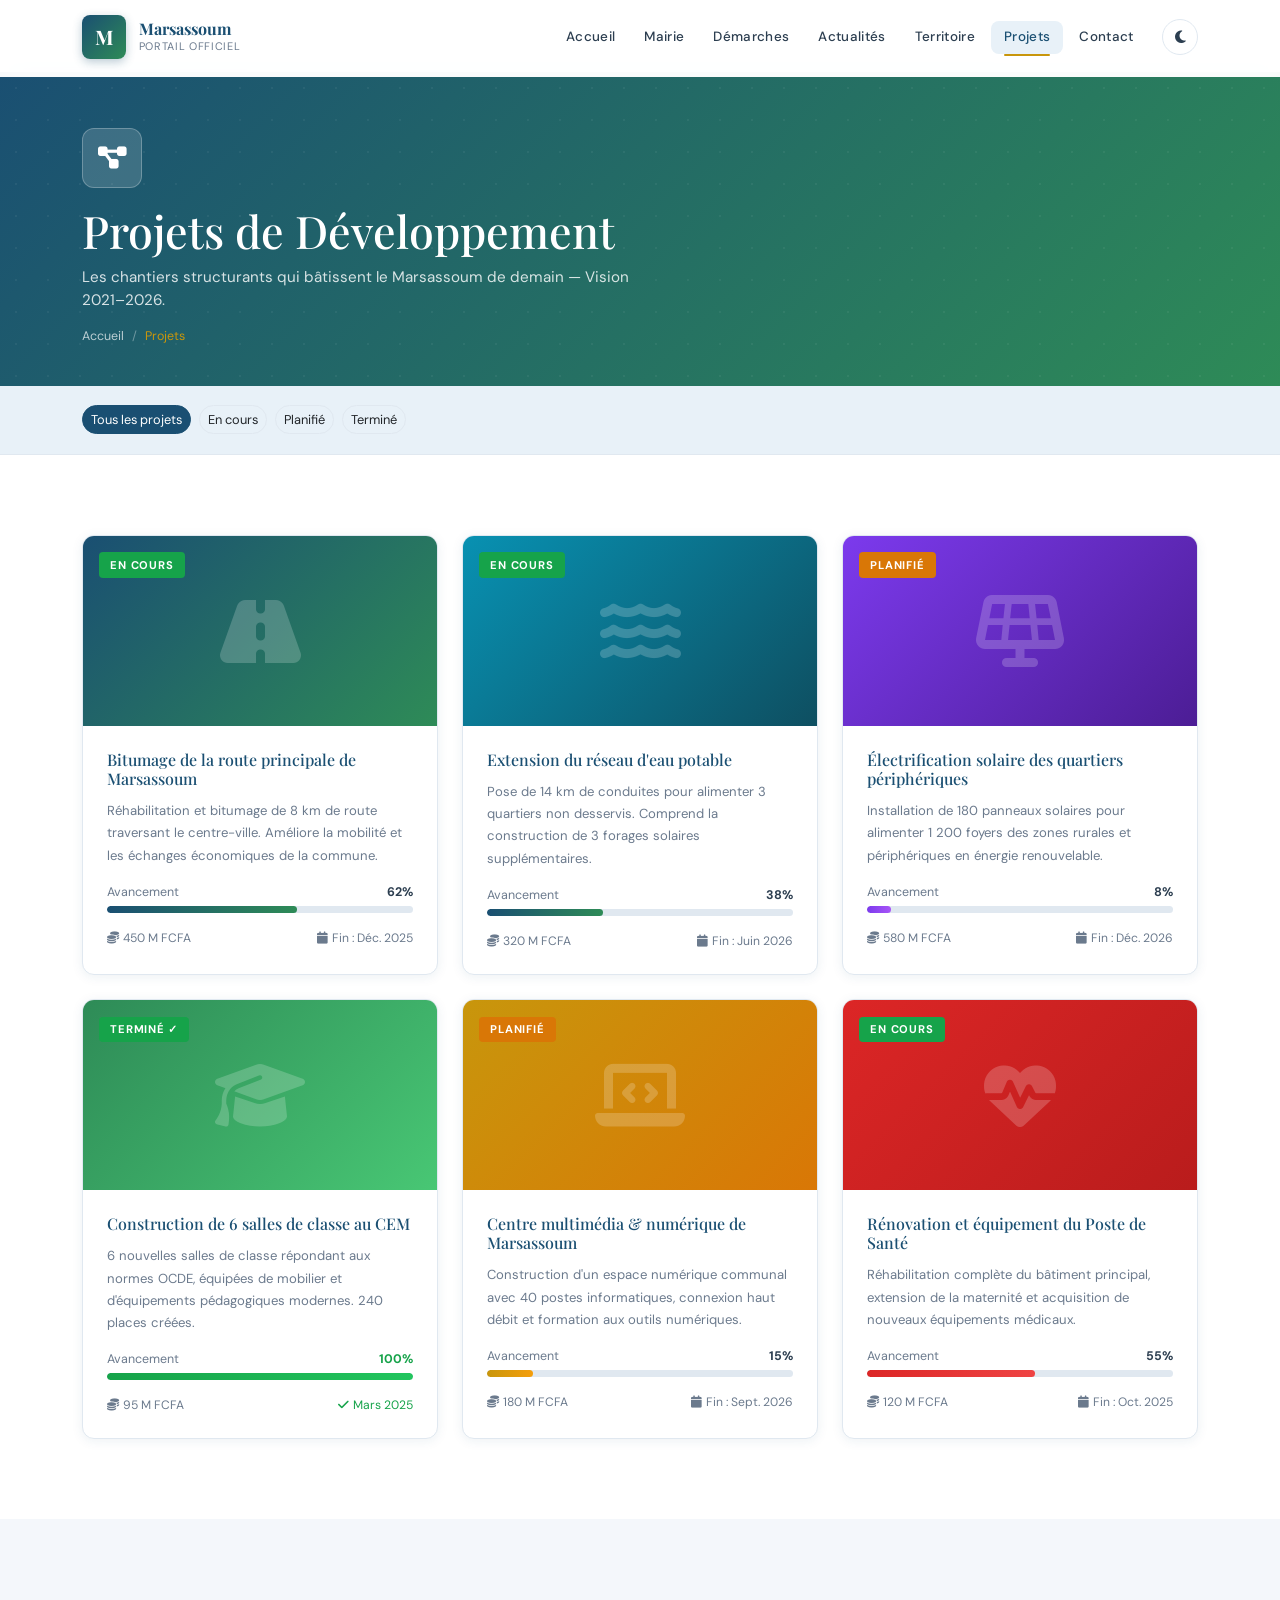
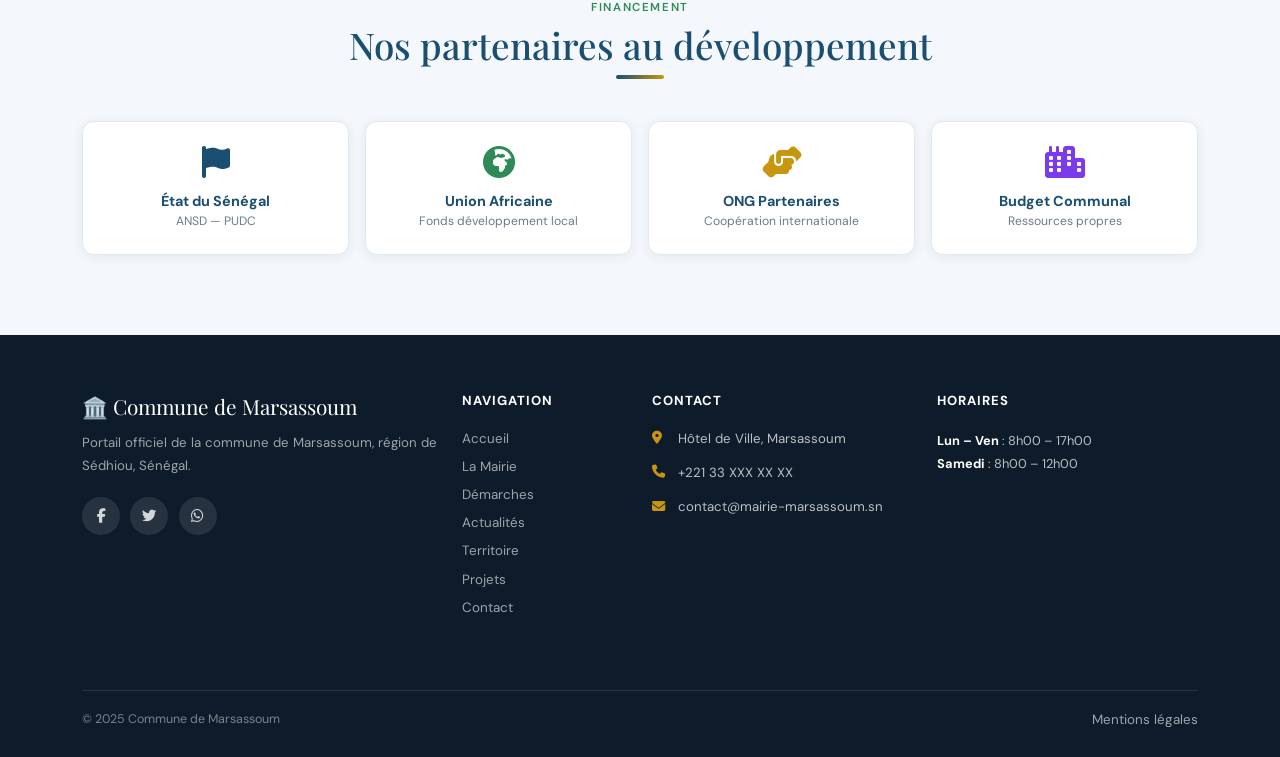
<file: projets.html>
<!DOCTYPE html>
<html lang="fr">
<head>
  <meta charset="UTF-8" />
  <meta name="viewport" content="width=device-width, initial-scale=1.0" />
  <meta name="description" content="Projets de développement de la Commune de Marsassoum — Vision 2026." />
  <title>Projets — Commune de Marsassoum</title>
  <link rel="preconnect" href="https://fonts.googleapis.com" />
  <link href="https://fonts.googleapis.com/css2?family=Playfair+Display:wght@700;900&family=DM+Sans:wght@300;400;500;600&display=swap" rel="stylesheet" />
  <link rel="stylesheet" href="https://cdn.jsdelivr.net/npm/bootstrap@5.3.2/dist/css/bootstrap.min.css" />
  <link rel="stylesheet" href="https://cdnjs.cloudflare.com/ajax/libs/font-awesome/6.5.0/css/all.min.css" />
  <link rel="stylesheet" href="style.css" />
</head>
<body>

<!-- ══ NAVBAR ══ -->
<nav id="navbar" class="navbar navbar-expand-lg">
  <div class="container">
    <a class="navbar-brand" href="index.html">
      <div class="brand-logo">M</div>
      <div><div class="brand-text-main">Marsassoum</div><div class="brand-text-sub">Portail Officiel</div></div>
    </a>
    <button class="navbar-toggler border-0 shadow-none" type="button" data-bs-toggle="collapse" data-bs-target="#navMenu">
      <span class="navbar-toggler-icon"></span>
    </button>
    <div class="collapse navbar-collapse" id="navMenu">
      <ul class="navbar-nav ms-auto gap-1 align-items-lg-center">
        <li class="nav-item"><a class="nav-link" href="index.html">Accueil</a></li>
        <li class="nav-item"><a class="nav-link" href="mairie.html">Mairie</a></li>
        <li class="nav-item"><a class="nav-link" href="demarches.html">Démarches</a></li>
        <li class="nav-item"><a class="nav-link" href="actualites.html">Actualités</a></li>
        <li class="nav-item"><a class="nav-link" href="territoire.html">Territoire</a></li>
        <li class="nav-item"><a class="nav-link" href="projets.html">Projets</a></li>
        <li class="nav-item"><a class="nav-link" href="contact.html">Contact</a></li>
      </ul>
      <button id="darkModeToggle" class="ms-3" title="Basculer le mode sombre"><i class="fas fa-moon"></i></button>
    </div>
  </div>
</nav>

<!-- ══ EN-TÊTE ══ -->
<div class="page-header">
  <div class="container position-relative">
    <div class="page-header-icon"><i class="fas fa-project-diagram"></i></div>
    <h1>Projets de Développement</h1>
    <p>Les chantiers structurants qui bâtissent le Marsassoum de demain — Vision 2021–2026.</p>
    <nav class="breadcrumb-custom">
      <a href="index.html">Accueil</a>
      <span class="sep">/</span>
      <span class="current">Projets</span>
    </nav>
  </div>
</div>


<!-- ══ FILTRES PROJETS ══ -->
<div style="background:var(--primary-light);padding:1.2rem 0;border-bottom:1px solid var(--border);">
  <div class="container">
    <div class="d-flex flex-wrap gap-2">
      <button class="btn btn-sm proj-filter active"
              style="border-radius:50px;border:1.5px solid var(--primary);background:var(--primary);color:#fff;font-size:.8rem;"
              data-filter="all" onclick="filterProjects(this, 'all')">
        Tous les projets
      </button>
      <button class="btn btn-sm proj-filter"
              style="border-radius:50px;border:1.5px solid var(--border);background:transparent;font-size:.8rem;"
              data-filter="encours" onclick="filterProjects(this, 'encours')">
        En cours
      </button>
      <button class="btn btn-sm proj-filter"
              style="border-radius:50px;border:1.5px solid var(--border);background:transparent;font-size:.8rem;"
              data-filter="planifie" onclick="filterProjects(this, 'planifie')">
        Planifié
      </button>
      <button class="btn btn-sm proj-filter"
              style="border-radius:50px;border:1.5px solid var(--border);background:transparent;font-size:.8rem;"
              data-filter="termine" onclick="filterProjects(this, 'termine')">
        Terminé
      </button>
    </div>
  </div>
</div>


<!-- ══ LISTE DES PROJETS ══ -->
<section class="section-main">
  <div class="container">

    <div class="row g-4" id="projetsGrid">

      <!-- ── Projet 1 (En cours) ── -->
      <div class="col-md-6 col-lg-4 fade-up delay-1 project-item" data-status="encours">
        <div class="card-modern h-100" style="position:relative;overflow:hidden;">
          <div style="height:190px;background:linear-gradient(135deg,var(--primary),var(--secondary));
                      display:flex;align-items:center;justify-content:center;">
            <i class="fas fa-road" style="font-size:4.5rem;color:rgba(255,255,255,.2);"></i>
          </div>
          <span style="position:absolute;top:1rem;left:1rem;">
            <span class="badge-custom badge-success">En cours</span>
          </span>
          <div class="p-4">
            <h5 style="font-family:var(--font-display);color:var(--primary);font-size:1rem;margin-bottom:.75rem;">
              Bitumage de la route principale de Marsassoum
            </h5>
            <p style="font-size:.82rem;color:var(--muted);line-height:1.7;margin-bottom:1rem;">
              Réhabilitation et bitumage de 8 km de route traversant le centre-ville.
              Améliore la mobilité et les échanges économiques de la commune.
            </p>
            <div class="d-flex justify-content-between mb-1" style="font-size:.78rem;">
              <span style="color:var(--muted);">Avancement</span>
              <strong>62%</strong>
            </div>
            <div class="progress-modern mb-3">
              <div class="progress-fill" data-width="62"></div>
            </div>
            <div class="d-flex justify-content-between" style="font-size:.76rem;color:var(--muted);">
              <span><i class="fas fa-coins me-1"></i>450 M FCFA</span>
              <span><i class="fas fa-calendar me-1"></i>Fin : Déc. 2025</span>
            </div>
          </div>
        </div>
      </div>

      <!-- ── Projet 2 (En cours) ── -->
      <div class="col-md-6 col-lg-4 fade-up delay-2 project-item" data-status="encours">
        <div class="card-modern h-100" style="position:relative;overflow:hidden;">
          <div style="height:190px;background:linear-gradient(135deg,#0891b2,#0e4f61);
                      display:flex;align-items:center;justify-content:center;">
            <i class="fas fa-water" style="font-size:4.5rem;color:rgba(255,255,255,.2);"></i>
          </div>
          <span style="position:absolute;top:1rem;left:1rem;">
            <span class="badge-custom badge-success">En cours</span>
          </span>
          <div class="p-4">
            <h5 style="font-family:var(--font-display);color:var(--primary);font-size:1rem;margin-bottom:.75rem;">
              Extension du réseau d'eau potable
            </h5>
            <p style="font-size:.82rem;color:var(--muted);line-height:1.7;margin-bottom:1rem;">
              Pose de 14 km de conduites pour alimenter 3 quartiers non desservis.
              Comprend la construction de 3 forages solaires supplémentaires.
            </p>
            <div class="d-flex justify-content-between mb-1" style="font-size:.78rem;">
              <span style="color:var(--muted);">Avancement</span>
              <strong>38%</strong>
            </div>
            <div class="progress-modern mb-3">
              <div class="progress-fill" data-width="38"></div>
            </div>
            <div class="d-flex justify-content-between" style="font-size:.76rem;color:var(--muted);">
              <span><i class="fas fa-coins me-1"></i>320 M FCFA</span>
              <span><i class="fas fa-calendar me-1"></i>Fin : Juin 2026</span>
            </div>
          </div>
        </div>
      </div>

      <!-- ── Projet 3 (Planifié) ── -->
      <div class="col-md-6 col-lg-4 fade-up delay-3 project-item" data-status="planifie">
        <div class="card-modern h-100" style="position:relative;overflow:hidden;">
          <div style="height:190px;background:linear-gradient(135deg,#7c3aed,#4c1d95);
                      display:flex;align-items:center;justify-content:center;">
            <i class="fas fa-solar-panel" style="font-size:4.5rem;color:rgba(255,255,255,.2);"></i>
          </div>
          <span style="position:absolute;top:1rem;left:1rem;">
            <span class="badge-custom badge-warning">Planifié</span>
          </span>
          <div class="p-4">
            <h5 style="font-family:var(--font-display);color:var(--primary);font-size:1rem;margin-bottom:.75rem;">
              Électrification solaire des quartiers périphériques
            </h5>
            <p style="font-size:.82rem;color:var(--muted);line-height:1.7;margin-bottom:1rem;">
              Installation de 180 panneaux solaires pour alimenter 1 200 foyers
              des zones rurales et périphériques en énergie renouvelable.
            </p>
            <div class="d-flex justify-content-between mb-1" style="font-size:.78rem;">
              <span style="color:var(--muted);">Avancement</span>
              <strong>8%</strong>
            </div>
            <div class="progress-modern mb-3">
              <div class="progress-fill" data-width="8" style="background:linear-gradient(90deg,#7c3aed,#a855f7);"></div>
            </div>
            <div class="d-flex justify-content-between" style="font-size:.76rem;color:var(--muted);">
              <span><i class="fas fa-coins me-1"></i>580 M FCFA</span>
              <span><i class="fas fa-calendar me-1"></i>Fin : Déc. 2026</span>
            </div>
          </div>
        </div>
      </div>

      <!-- ── Projet 4 (Terminé) ── -->
      <div class="col-md-6 col-lg-4 fade-up delay-1 project-item" data-status="termine">
        <div class="card-modern h-100" style="position:relative;overflow:hidden;">
          <div style="height:190px;background:linear-gradient(135deg,var(--secondary),#48c774);
                      display:flex;align-items:center;justify-content:center;">
            <i class="fas fa-graduation-cap" style="font-size:4.5rem;color:rgba(255,255,255,.2);"></i>
          </div>
          <span style="position:absolute;top:1rem;left:1rem;">
            <span class="badge-custom" style="background:#16a34a;color:#fff;">Terminé ✓</span>
          </span>
          <div class="p-4">
            <h5 style="font-family:var(--font-display);color:var(--primary);font-size:1rem;margin-bottom:.75rem;">
              Construction de 6 salles de classe au CEM
            </h5>
            <p style="font-size:.82rem;color:var(--muted);line-height:1.7;margin-bottom:1rem;">
              6 nouvelles salles de classe répondant aux normes OCDE, équipées
              de mobilier et d'équipements pédagogiques modernes. 240 places créées.
            </p>
            <div class="d-flex justify-content-between mb-1" style="font-size:.78rem;">
              <span style="color:var(--muted);">Avancement</span>
              <strong style="color:#16a34a;">100%</strong>
            </div>
            <div class="progress-modern mb-3">
              <div class="progress-fill" data-width="100" style="background:linear-gradient(90deg,#16a34a,#22c55e);"></div>
            </div>
            <div class="d-flex justify-content-between" style="font-size:.76rem;color:var(--muted);">
              <span><i class="fas fa-coins me-1"></i>95 M FCFA</span>
              <span style="color:#16a34a;"><i class="fas fa-check me-1"></i>Mars 2025</span>
            </div>
          </div>
        </div>
      </div>

      <!-- ── Projet 5 (Planifié) ── -->
      <div class="col-md-6 col-lg-4 fade-up delay-2 project-item" data-status="planifie">
        <div class="card-modern h-100" style="position:relative;overflow:hidden;">
          <div style="height:190px;background:linear-gradient(135deg,var(--accent),#d97706);
                      display:flex;align-items:center;justify-content:center;">
            <i class="fas fa-laptop-code" style="font-size:4.5rem;color:rgba(255,255,255,.2);"></i>
          </div>
          <span style="position:absolute;top:1rem;left:1rem;">
            <span class="badge-custom badge-warning">Planifié</span>
          </span>
          <div class="p-4">
            <h5 style="font-family:var(--font-display);color:var(--primary);font-size:1rem;margin-bottom:.75rem;">
              Centre multimédia & numérique de Marsassoum
            </h5>
            <p style="font-size:.82rem;color:var(--muted);line-height:1.7;margin-bottom:1rem;">
              Construction d'un espace numérique communal avec 40 postes informatiques,
              connexion haut débit et formation aux outils numériques.
            </p>
            <div class="d-flex justify-content-between mb-1" style="font-size:.78rem;">
              <span style="color:var(--muted);">Avancement</span>
              <strong>15%</strong>
            </div>
            <div class="progress-modern mb-3">
              <div class="progress-fill" data-width="15" style="background:linear-gradient(90deg,var(--accent),#f59e0b);"></div>
            </div>
            <div class="d-flex justify-content-between" style="font-size:.76rem;color:var(--muted);">
              <span><i class="fas fa-coins me-1"></i>180 M FCFA</span>
              <span><i class="fas fa-calendar me-1"></i>Fin : Sept. 2026</span>
            </div>
          </div>
        </div>
      </div>

      <!-- ── Projet 6 (En cours) ── -->
      <div class="col-md-6 col-lg-4 fade-up delay-3 project-item" data-status="encours">
        <div class="card-modern h-100" style="position:relative;overflow:hidden;">
          <div style="height:190px;background:linear-gradient(135deg,#dc2626,#b91c1c);
                      display:flex;align-items:center;justify-content:center;">
            <i class="fas fa-heartbeat" style="font-size:4.5rem;color:rgba(255,255,255,.2);"></i>
          </div>
          <span style="position:absolute;top:1rem;left:1rem;">
            <span class="badge-custom badge-success">En cours</span>
          </span>
          <div class="p-4">
            <h5 style="font-family:var(--font-display);color:var(--primary);font-size:1rem;margin-bottom:.75rem;">
              Rénovation et équipement du Poste de Santé
            </h5>
            <p style="font-size:.82rem;color:var(--muted);line-height:1.7;margin-bottom:1rem;">
              Réhabilitation complète du bâtiment principal, extension de la maternité
              et acquisition de nouveaux équipements médicaux.
            </p>
            <div class="d-flex justify-content-between mb-1" style="font-size:.78rem;">
              <span style="color:var(--muted);">Avancement</span>
              <strong>55%</strong>
            </div>
            <div class="progress-modern mb-3">
              <div class="progress-fill" data-width="55" style="background:linear-gradient(90deg,#dc2626,#ef4444);"></div>
            </div>
            <div class="d-flex justify-content-between" style="font-size:.76rem;color:var(--muted);">
              <span><i class="fas fa-coins me-1"></i>120 M FCFA</span>
              <span><i class="fas fa-calendar me-1"></i>Fin : Oct. 2025</span>
            </div>
          </div>
        </div>
      </div>

    </div><!-- fin projetsGrid -->

  </div>
</section>


<!-- ══ SECTION — PARTENAIRES ══ -->
<section class="section-alt">
  <div class="container">
    <div class="row mb-4 fade-up">
      <div class="col-12 text-center">
        <p class="section-label">Financement</p>
        <h2 class="section-title">Nos partenaires au développement</h2>
        <div class="section-divider mx-auto"></div>
      </div>
    </div>
    <div class="row g-3 justify-content-center">
      <div class="col-6 col-md-3 fade-up delay-1">
        <div class="card-modern p-4 text-center">
          <i class="fas fa-flag" style="font-size:2rem;color:var(--primary);margin-bottom:.8rem;"></i>
          <div style="font-weight:700;font-size:.9rem;color:var(--primary);">État du Sénégal</div>
          <div style="font-size:.76rem;color:var(--muted);">ANSD — PUDC</div>
        </div>
      </div>
      <div class="col-6 col-md-3 fade-up delay-2">
        <div class="card-modern p-4 text-center">
          <i class="fas fa-globe-africa" style="font-size:2rem;color:var(--secondary);margin-bottom:.8rem;"></i>
          <div style="font-weight:700;font-size:.9rem;color:var(--primary);">Union Africaine</div>
          <div style="font-size:.76rem;color:var(--muted);">Fonds développement local</div>
        </div>
      </div>
      <div class="col-6 col-md-3 fade-up delay-3">
        <div class="card-modern p-4 text-center">
          <i class="fas fa-hands-helping" style="font-size:2rem;color:var(--accent);margin-bottom:.8rem;"></i>
          <div style="font-weight:700;font-size:.9rem;color:var(--primary);">ONG Partenaires</div>
          <div style="font-size:.76rem;color:var(--muted);">Coopération internationale</div>
        </div>
      </div>
      <div class="col-6 col-md-3 fade-up delay-4">
        <div class="card-modern p-4 text-center">
          <i class="fas fa-city" style="font-size:2rem;color:#7c3aed;margin-bottom:.8rem;"></i>
          <div style="font-weight:700;font-size:.9rem;color:var(--primary);">Budget Communal</div>
          <div style="font-size:.76rem;color:var(--muted);">Ressources propres</div>
        </div>
      </div>
    </div>
  </div>
</section>


<!-- ══ FOOTER ══ -->
<footer>
  <div class="container">
    <div class="row g-4 pb-4">
      <div class="col-lg-4">
        <div class="footer-brand">🏛️ Commune de Marsassoum</div>
        <p class="footer-desc">Portail officiel de la commune de Marsassoum, région de Sédhiou, Sénégal.</p>
        <div>
          <a href="#" class="footer-social"><i class="fab fa-facebook-f"></i></a>
          <a href="#" class="footer-social"><i class="fab fa-twitter"></i></a>
          <a href="#" class="footer-social"><i class="fab fa-whatsapp"></i></a>
        </div>
      </div>
      <div class="col-6 col-lg-2">
        <p class="footer-heading">Navigation</p>
        <a href="index.html" class="footer-link">Accueil</a>
        <a href="mairie.html" class="footer-link">La Mairie</a>
        <a href="demarches.html" class="footer-link">Démarches</a>
        <a href="actualites.html" class="footer-link">Actualités</a>
        <a href="territoire.html" class="footer-link">Territoire</a>
        <a href="projets.html" class="footer-link">Projets</a>
        <a href="contact.html" class="footer-link">Contact</a>
      </div>
      <div class="col-6 col-lg-3">
        <p class="footer-heading">Contact</p>
        <div class="footer-contact-item"><i class="fas fa-map-marker-alt"></i><span>Hôtel de Ville, Marsassoum</span></div>
        <div class="footer-contact-item"><i class="fas fa-phone"></i><span>+221 33 XXX XX XX</span></div>
        <div class="footer-contact-item"><i class="fas fa-envelope"></i><span>contact@mairie-marsassoum.sn</span></div>
      </div>
      <div class="col-lg-3">
        <p class="footer-heading">Horaires</p>
        <div class="footer-hours">
          <div><strong>Lun – Ven</strong> : 8h00 – 17h00</div>
          <div><strong>Samedi</strong> : 8h00 – 12h00</div>
        </div>
      </div>
    </div>
    <div class="footer-bottom">
      <div class="d-flex flex-wrap justify-content-between gap-2">
        <span class="footer-bottom-text">© 2025 Commune de Marsassoum</span>
        <a href="#" class="footer-link" style="display:inline;">Mentions légales</a>
      </div>
    </div>
  </div>
</footer>

<button id="backToTop" title="Retour en haut"><i class="fas fa-chevron-up"></i></button>

<script src="https://cdn.jsdelivr.net/npm/bootstrap@5.3.2/dist/js/bootstrap.bundle.min.js"></script>
<script src="script.js"></script>

<script>
  /* ── Filtrage des projets par statut ── */
  function filterProjects(btn, status) {
    /* Reset tous les boutons */
    document.querySelectorAll('.proj-filter').forEach(b => {
      b.style.background = 'transparent';
      b.style.color = '';
      b.style.borderColor = 'var(--border)';
    });
    /* Active le bouton cliqué */
    btn.style.background = 'var(--primary)';
    btn.style.color = '#fff';
    btn.style.borderColor = 'var(--primary)';

    /* Filtre les cards */
    document.querySelectorAll('.project-item').forEach(item => {
      if (status === 'all' || item.dataset.status === status) {
        item.style.display = '';
      } else {
        item.style.display = 'none';
      }
    });
  }

  /* ── Animation des barres de progression ── */
  document.addEventListener('DOMContentLoaded', () => {
    const observer = new IntersectionObserver((entries) => {
      entries.forEach(entry => {
        if (entry.isIntersecting) {
          entry.target.querySelectorAll('.progress-fill').forEach(bar => {
            bar.style.width = bar.dataset.width + '%';
          });
          observer.unobserve(entry.target);
        }
      });
    }, { threshold: 0.3 });

    document.querySelectorAll('.project-item').forEach(card => observer.observe(card));
  });
</script>
</body>
</html>
</file>
<file: style.css>
/* ============================================================
   COMMUNE DE MARSASSOUM — Feuille de styles principale
   style.css
   Auteur  : Portail Citoyen Marsassoum
   Version : 2.0
   Description :
     Styles partagés par toutes les pages du site.
     Organisation :
       1.  Variables & Reset
       2.  Scrollbar & Sélection
       3.  Navbar
       4.  Hero / En-tête de page
       5.  Composants (cards, badges, boutons…)
       6.  Sections communes
       7.  Footer
       8.  Bouton Retour en haut
       9.  Dark Mode
       10. Animations
       11. Responsive
   ============================================================ */


/* ─────────────────────────────────────────────────
   1. VARIABLES CSS & RESET
───────────────────────────────────────────────── */
:root {
  /* Palette principale */
  --primary:       #1a4f72;   /* bleu institutionnel   */
  --primary-dark:  #0f3350;   /* bleu foncé            */
  --primary-light: #e8f1f8;   /* bleu très clair       */
  --secondary:     #2e8b57;   /* vert Casamance        */
  --secondary-light:#e8f5ee;  /* vert très clair       */
  --accent:        #c8960c;   /* or / ambre            */
  --accent-light:  #fdf3d8;   /* or très clair         */

  /* Neutres */
  --white:    #ffffff;
  --light-bg: #f4f7fb;
  --border:   #e0e8f0;
  --text:     #2c3e50;
  --muted:    #6b7a8d;
  --dark:     #0d1b2a;

  /* Typographie */
  --font-display: 'Playfair Display', serif;
  --font-body:    'DM Sans', sans-serif;

  /* Effets */
  --shadow-sm:  0 2px 12px rgba(26,79,114,.08);
  --shadow-md:  0 4px 24px rgba(26,79,114,.13);
  --shadow-lg:  0 10px 40px rgba(26,79,114,.18);
  --radius-sm:  8px;
  --radius-md:  12px;
  --radius-lg:  20px;
  --transition: all .28s cubic-bezier(.4,0,.2,1);
}

/* Dark mode — variables remplacées */
[data-theme="dark"] {
  --white:      #1e2a36;
  --light-bg:   #151f2b;
  --border:     #2a3a4a;
  --text:       #d4dfe8;
  --muted:      #8fa3b8;
  --dark:       #f0f4f8;
  --shadow-sm:  0 2px 12px rgba(0,0,0,.25);
  --shadow-md:  0 4px 24px rgba(0,0,0,.35);
  --primary-light: #1a3348;
  --secondary-light:#0d2217;
  --accent-light:  #2a1e05;
}

*, *::before, *::after {
  margin: 0;
  padding: 0;
  box-sizing: border-box;
}

html {
  scroll-behavior: smooth;
  font-size: 16px;
}

body {
  font-family: var(--font-body);
  color: var(--text);
  background-color: var(--white);
  overflow-x: hidden;
  transition: background-color .3s, color .3s;
  padding-top: 72px; /* compense la navbar fixe */
}


/* ─────────────────────────────────────────────────
   2. SCROLLBAR & SÉLECTION
───────────────────────────────────────────────── */
::-webkit-scrollbar { width: 6px; height: 6px; }
::-webkit-scrollbar-track { background: var(--light-bg); }
::-webkit-scrollbar-thumb {
  background: var(--primary);
  border-radius: 3px;
}
::-webkit-scrollbar-thumb:hover { background: var(--primary-dark); }

::selection {
  background: var(--primary);
  color: var(--white);
}


/* ─────────────────────────────────────────────────
   3. NAVBAR
───────────────────────────────────────────────── */
#navbar {
  position: fixed;
  top: 0; left: 0; right: 0;
  z-index: 1050;
  background: rgba(255,255,255,.96);
  backdrop-filter: blur(14px);
  -webkit-backdrop-filter: blur(14px);
  border-bottom: 2px solid transparent;
  padding: .65rem 0;
  transition: var(--transition);
}

[data-theme="dark"] #navbar {
  background: rgba(21,31,43,.96);
}

#navbar.scrolled {
  border-bottom-color: var(--accent);
  box-shadow: var(--shadow-md);
}

/* Logo zone */
.navbar-brand {
  display: flex;
  align-items: center;
  gap: .8rem;
  text-decoration: none;
}

.brand-logo {
  width: 44px;
  height: 44px;
  border-radius: var(--radius-sm);
  background: linear-gradient(135deg, var(--primary), var(--secondary));
  display: flex;
  align-items: center;
  justify-content: center;
  font-family: var(--font-display);
  font-size: 1.25rem;
  font-weight: 700;
  color: #fff;
  flex-shrink: 0;
  box-shadow: 0 3px 10px rgba(26,79,114,.3);
}

/* Espace logo image (si logo PNG disponible) */
.brand-logo img {
  width: 100%;
  height: 100%;
  object-fit: contain;
  border-radius: var(--radius-sm);
}

.brand-text-main {
  font-family: var(--font-display);
  font-size: 1rem;
  font-weight: 700;
  color: var(--primary);
  line-height: 1.15;
}

.brand-text-sub {
  font-size: .68rem;
  color: var(--muted);
  letter-spacing: .06em;
  text-transform: uppercase;
}

[data-theme="dark"] .brand-text-main { color: #d4dfe8; }

/* Liens navbar */
.nav-link {
  font-size: .84rem;
  font-weight: 500;
  letter-spacing: .025em;
  color: var(--text) !important;
  padding: .4rem .78rem !important;
  border-radius: var(--radius-sm);
  transition: var(--transition);
  position: relative;
}

.nav-link::after {
  content: '';
  position: absolute;
  bottom: -2px; left: 50%; right: 50%;
  height: 2px;
  background: var(--accent);
  border-radius: 1px;
  transition: var(--transition);
}

.nav-link:hover::after,
.nav-link.active::after {
  left: .78rem;
  right: .78rem;
}

.nav-link:hover,
.nav-link.active {
  color: var(--primary) !important;
  background: var(--primary-light);
}

[data-theme="dark"] .nav-link:hover,
[data-theme="dark"] .nav-link.active {
  color: #fff !important;
  background: rgba(26,79,114,.4);
}

/* Bouton dark mode */
#darkModeToggle {
  width: 36px;
  height: 36px;
  border-radius: 50%;
  border: 1.5px solid var(--border);
  background: var(--white);
  color: var(--text);
  cursor: pointer;
  display: flex;
  align-items: center;
  justify-content: center;
  font-size: .9rem;
  transition: var(--transition);
  flex-shrink: 0;
}

#darkModeToggle:hover {
  background: var(--primary);
  color: #fff;
  border-color: var(--primary);
}


/* ─────────────────────────────────────────────────
   4. HERO — PAGE D'ACCUEIL
───────────────────────────────────────────────── */
.hero-section {
  min-height: calc(100vh - 72px);
  background:
    linear-gradient(135deg, rgba(26,79,114,.9) 0%, rgba(46,139,87,.75) 100%),
    url('https://images.unsplash.com/photo-1506905925346-21bda4d32df4?w=1600&q=80') center/cover no-repeat;
  display: flex;
  align-items: center;
  position: relative;
  overflow: hidden;
}

/* Pattern de points décoratif */
.hero-section::before {
  content: '';
  position: absolute;
  inset: 0;
  background-image: radial-gradient(rgba(255,255,255,.06) 1px, transparent 1px);
  background-size: 40px 40px;
  pointer-events: none;
}

/* Vague décorative en bas du héros */
.hero-wave {
  position: absolute;
  bottom: -1px; left: 0; right: 0;
}

.hero-badge {
  display: inline-flex;
  align-items: center;
  gap: .5rem;
  background: rgba(255,255,255,.15);
  border: 1px solid rgba(255,255,255,.3);
  color: #fff;
  font-size: .75rem;
  letter-spacing: .1em;
  text-transform: uppercase;
  padding: .35rem 1rem;
  border-radius: 50px;
  margin-bottom: 1.2rem;
  backdrop-filter: blur(4px);
}

.hero-title {
  font-family: var(--font-display);
  font-size: clamp(2.2rem, 5vw, 3.8rem);
  color: #fff;
  line-height: 1.18;
  margin-bottom: 1rem;
}

.hero-title span { color: var(--accent); }

.hero-subtitle {
  color: rgba(255,255,255,.88);
  font-size: 1rem;
  line-height: 1.75;
  max-width: 520px;
  margin-bottom: 2rem;
}

/* Statistiques héros */
.hero-stats {
  display: flex;
  gap: 1.2rem;
  flex-wrap: wrap;
  margin-top: 2.5rem;
}

.hero-stat {
  background: rgba(255,255,255,.12);
  backdrop-filter: blur(8px);
  border: 1px solid rgba(255,255,255,.2);
  border-radius: var(--radius-md);
  padding: .9rem 1.3rem;
  color: #fff;
  text-align: center;
  min-width: 90px;
}

.hero-stat-num {
  font-family: var(--font-display);
  font-size: 1.7rem;
  font-weight: 700;
  line-height: 1;
}

.hero-stat-lbl {
  font-size: .7rem;
  opacity: .8;
  letter-spacing: .06em;
  text-transform: uppercase;
  margin-top: .25rem;
}


/* ─────────────────────────────────────────────────
   4b. PAGE HEADER (pour les pages internes)
───────────────────────────────────────────────── */
.page-header {
  background: linear-gradient(135deg, var(--primary) 0%, var(--secondary) 100%);
  padding: 3.5rem 0 2.5rem;
  position: relative;
  overflow: hidden;
}

.page-header::before {
  content: '';
  position: absolute;
  inset: 0;
  background-image: radial-gradient(rgba(255,255,255,.05) 1px, transparent 1px);
  background-size: 32px 32px;
}

.page-header-icon {
  width: 60px;
  height: 60px;
  border-radius: var(--radius-md);
  background: rgba(255,255,255,.15);
  border: 1px solid rgba(255,255,255,.25);
  display: flex;
  align-items: center;
  justify-content: center;
  font-size: 1.6rem;
  color: #fff;
  margin-bottom: 1rem;
}

.page-header h1 {
  font-family: var(--font-display);
  font-size: clamp(1.8rem, 4vw, 2.8rem);
  color: #fff;
  margin-bottom: .5rem;
}

.page-header p {
  color: rgba(255,255,255,.82);
  font-size: .95rem;
  max-width: 580px;
}

/* Fil d'Ariane */
.breadcrumb-custom {
  display: flex;
  align-items: center;
  gap: .5rem;
  font-size: .78rem;
  color: rgba(255,255,255,.7);
  margin-top: 1rem;
}

.breadcrumb-custom a {
  color: rgba(255,255,255,.7);
  text-decoration: none;
  transition: color .2s;
}

.breadcrumb-custom a:hover { color: var(--accent); }
.breadcrumb-custom .sep { opacity: .5; }
.breadcrumb-custom .current { color: var(--accent); }


/* ─────────────────────────────────────────────────
   5. COMPOSANTS RÉUTILISABLES
───────────────────────────────────────────────── */

/* ── Boutons ── */
.btn-primary-custom {
  display: inline-flex;
  align-items: center;
  gap: .5rem;
  background: var(--accent);
  color: #fff;
  border: none;
  padding: .72rem 1.7rem;
  border-radius: var(--radius-sm);
  font-family: var(--font-body);
  font-weight: 600;
  font-size: .88rem;
  letter-spacing: .03em;
  text-decoration: none;
  cursor: pointer;
  transition: var(--transition);
}

.btn-primary-custom:hover {
  background: #a67a08;
  color: #fff;
  transform: translateY(-2px);
  box-shadow: 0 6px 20px rgba(200,150,12,.4);
}

.btn-outline-custom {
  display: inline-flex;
  align-items: center;
  gap: .5rem;
  background: transparent;
  color: #fff;
  border: 2px solid rgba(255,255,255,.55);
  padding: .68rem 1.7rem;
  border-radius: var(--radius-sm);
  font-family: var(--font-body);
  font-weight: 500;
  font-size: .88rem;
  text-decoration: none;
  cursor: pointer;
  transition: var(--transition);
}

.btn-outline-custom:hover {
  background: rgba(255,255,255,.15);
  border-color: #fff;
  color: #fff;
}

.btn-cta {
  display: inline-flex;
  align-items: center;
  gap: .5rem;
  background: var(--primary);
  color: #fff;
  border: none;
  padding: .72rem 1.7rem;
  border-radius: var(--radius-sm);
  font-family: var(--font-body);
  font-weight: 600;
  font-size: .88rem;
  text-decoration: none;
  cursor: pointer;
  transition: var(--transition);
}

.btn-cta:hover {
  background: var(--primary-dark);
  color: #fff;
  transform: translateY(-2px);
  box-shadow: var(--shadow-md);
}

/* ── Cards ── */
.card-modern {
  background: var(--white);
  border: 1px solid var(--border);
  border-radius: var(--radius-md);
  box-shadow: var(--shadow-sm);
  transition: var(--transition);
  overflow: hidden;
}

.card-modern:hover {
  transform: translateY(-5px);
  box-shadow: var(--shadow-lg);
  border-color: var(--primary-light);
}

[data-theme="dark"] .card-modern {
  background: #1e2a36;
  border-color: #2a3a4a;
}

/* ── Icône box ── */
.icon-box {
  width: 52px;
  height: 52px;
  border-radius: var(--radius-sm);
  display: flex;
  align-items: center;
  justify-content: center;
  font-size: 1.25rem;
  flex-shrink: 0;
}

.icon-primary  { background: var(--primary-light);   color: var(--primary);   }
.icon-secondary{ background: var(--secondary-light); color: var(--secondary); }
.icon-accent   { background: var(--accent-light);    color: var(--accent);    }
.icon-purple   { background: #f0ebf8; color: #7c3aed; }

/* ── Section header ── */
.section-label {
  font-size: .72rem;
  font-weight: 600;
  letter-spacing: .14em;
  text-transform: uppercase;
  color: var(--secondary);
  margin-bottom: .4rem;
}

.section-title {
  font-family: var(--font-display);
  font-size: clamp(1.7rem, 3vw, 2.3rem);
  color: var(--primary);
  margin-bottom: .5rem;
  line-height: 1.2;
}

[data-theme="dark"] .section-title { color: #c5d8ea; }

.section-divider {
  width: 48px;
  height: 4px;
  border-radius: 2px;
  background: linear-gradient(90deg, var(--primary), var(--accent));
  margin-bottom: 1.1rem;
}

.section-desc {
  color: var(--muted);
  line-height: 1.75;
  max-width: 560px;
  font-size: .94rem;
}

/* ── Sections ── */
.section-main { padding: 80px 0; }
.section-alt   { padding: 80px 0; background: var(--light-bg); }

[data-theme="dark"] .section-alt { background: #151f2b; }

/* ── Badges ── */
.badge-custom {
  display: inline-block;
  padding: .28rem .7rem;
  border-radius: 4px;
  font-size: .7rem;
  font-weight: 700;
  letter-spacing: .07em;
  text-transform: uppercase;
}

.badge-primary   { background: var(--primary);   color: #fff; }
.badge-secondary { background: var(--secondary); color: #fff; }
.badge-accent    { background: var(--accent);    color: #fff; }
.badge-success   { background: #16a34a; color: #fff; }
.badge-warning   { background: #d97706; color: #fff; }
.badge-info      { background: #0891b2; color: #fff; }

/* ── Pills services ── */
.service-pill {
  display: inline-flex;
  align-items: center;
  gap: .45rem;
  background: var(--white);
  border: 1.5px solid var(--border);
  border-radius: 50px;
  padding: .48rem 1.1rem;
  font-size: .83rem;
  font-weight: 500;
  color: var(--text);
  text-decoration: none;
  transition: var(--transition);
}

.service-pill i { color: var(--primary); transition: color .2s; }

.service-pill:hover {
  background: var(--primary);
  border-color: var(--primary);
  color: #fff;
}

.service-pill:hover i { color: #fff; }

/* ── Formulaire ── */
.form-field {
  margin-bottom: 1.2rem;
}

.form-field label {
  display: block;
  font-size: .82rem;
  font-weight: 600;
  color: var(--text);
  margin-bottom: .35rem;
}

.form-control-custom {
  width: 100%;
  border: 1.5px solid var(--border);
  border-radius: var(--radius-sm);
  padding: .72rem 1rem;
  font-family: var(--font-body);
  font-size: .9rem;
  color: var(--text);
  background: var(--white);
  transition: border-color .2s, box-shadow .2s;
  outline: none;
}

.form-control-custom:focus {
  border-color: var(--primary);
  box-shadow: 0 0 0 3px rgba(26,79,114,.12);
}

[data-theme="dark"] .form-control-custom {
  background: #1e2a36;
  border-color: #2a3a4a;
  color: var(--text);
}

.form-error {
  font-size: .76rem;
  color: #dc2626;
  margin-top: .25rem;
  display: none;
}

.form-control-custom.is-error {
  border-color: #dc2626;
}

.form-control-custom.is-error + .form-error {
  display: block;
}

/* ── Progress bar ── */
.progress-modern {
  height: 7px;
  border-radius: 4px;
  background: var(--border);
  overflow: hidden;
}

.progress-fill {
  height: 100%;
  border-radius: 4px;
  background: linear-gradient(90deg, var(--primary), var(--secondary));
  width: 0%;
  transition: width 1.2s ease;
}

/* ── Organigramme ── */
.org-avatar {
  width: 80px;
  height: 80px;
  border-radius: 50%;
  background: linear-gradient(135deg, var(--primary), var(--secondary));
  display: flex;
  align-items: center;
  justify-content: center;
  font-family: var(--font-display);
  font-size: 1.8rem;
  color: #fff;
  margin: 0 auto 1rem;
  border: 3px solid var(--accent);
  box-shadow: 0 4px 16px rgba(26,79,114,.25);
}

/* ── Timeline ── */
.timeline { position: relative; padding-left: 2rem; }
.timeline::before {
  content: '';
  position: absolute;
  left: 0; top: 0; bottom: 0;
  width: 2px;
  background: linear-gradient(180deg, var(--primary), var(--secondary));
}

.timeline-item { position: relative; margin-bottom: 2rem; }
.timeline-dot {
  position: absolute;
  left: -2.46rem;
  top: .3rem;
  width: 14px;
  height: 14px;
  border-radius: 50%;
  background: var(--accent);
  border: 3px solid var(--white);
  box-shadow: 0 0 0 2px var(--accent);
}

/* ── Démarche row ── */
.demarche-row {
  display: flex;
  align-items: center;
  gap: 1rem;
  padding: .9rem 1.2rem;
  border-radius: var(--radius-md);
  background: var(--white);
  border: 1.5px solid var(--border);
  margin-bottom: .75rem;
  text-decoration: none;
  color: var(--text);
  transition: var(--transition);
  cursor: pointer;
}

.demarche-row:hover {
  border-color: var(--primary);
  box-shadow: var(--shadow-sm);
  transform: translateX(4px);
  color: var(--text);
}

[data-theme="dark"] .demarche-row {
  background: #1e2a36;
  border-color: #2a3a4a;
}

.demarche-name { font-weight: 600; font-size: .9rem; }
.demarche-desc { font-size: .78rem; color: var(--muted); }
.demarche-btn  { margin-left: auto; white-space: nowrap; }


/* ─────────────────────────────────────────────────
   6. FOOTER
───────────────────────────────────────────────── */
footer {
  background: var(--dark);
  color: rgba(255,255,255,.72);
  padding: 3.5rem 0 0;
}

[data-theme="dark"] footer { background: #090f17; }

.footer-brand {
  font-family: var(--font-display);
  font-size: 1.3rem;
  color: #fff;
  margin-bottom: .6rem;
}

.footer-desc {
  font-size: .83rem;
  line-height: 1.72;
  color: rgba(255,255,255,.6);
  margin-bottom: 1.2rem;
}

.footer-heading {
  font-size: .82rem;
  font-weight: 700;
  letter-spacing: .08em;
  text-transform: uppercase;
  color: #fff;
  margin-bottom: 1.1rem;
}

.footer-link {
  display: block;
  color: rgba(255,255,255,.6);
  text-decoration: none;
  font-size: .84rem;
  margin-bottom: .5rem;
  transition: color .2s;
}

.footer-link:hover { color: var(--accent); }

.footer-social {
  display: inline-flex;
  align-items: center;
  justify-content: center;
  width: 38px;
  height: 38px;
  border-radius: 50%;
  background: rgba(255,255,255,.1);
  color: rgba(255,255,255,.8);
  font-size: .9rem;
  text-decoration: none;
  transition: var(--transition);
  margin-right: .4rem;
}

.footer-social:hover {
  background: var(--accent);
  color: #fff;
  transform: translateY(-2px);
}

.footer-bottom {
  border-top: 1px solid rgba(255,255,255,.1);
  padding: 1.2rem 0;
  margin-top: 2.5rem;
}

.footer-bottom-text {
  font-size: .78rem;
  color: rgba(255,255,255,.45);
}

.footer-contact-item {
  display: flex;
  align-items: flex-start;
  gap: .75rem;
  margin-bottom: .9rem;
  font-size: .83rem;
}

.footer-contact-item i {
  color: var(--accent);
  margin-top: .15rem;
  flex-shrink: 0;
  width: 14px;
}

.footer-hours {
  font-size: .8rem;
  line-height: 1.8;
}

.footer-hours strong { color: #fff; }


/* ─────────────────────────────────────────────────
   7. BOUTON RETOUR EN HAUT
───────────────────────────────────────────────── */
#backToTop {
  position: fixed;
  bottom: 2rem;
  right: 1.8rem;
  width: 44px;
  height: 44px;
  border-radius: 50%;
  background: var(--primary);
  color: #fff;
  border: none;
  cursor: pointer;
  display: flex;
  align-items: center;
  justify-content: center;
  font-size: 1rem;
  box-shadow: var(--shadow-md);
  opacity: 0;
  transform: translateY(16px);
  transition: var(--transition);
  z-index: 999;
}

#backToTop.visible {
  opacity: 1;
  transform: translateY(0);
}

#backToTop:hover {
  background: var(--accent);
  transform: translateY(-3px);
}


/* ─────────────────────────────────────────────────
   8. ANIMATIONS (IntersectionObserver classes)
───────────────────────────────────────────────── */
.fade-up {
  opacity: 0;
  transform: translateY(30px);
  transition: opacity .65s ease, transform .65s ease;
}

.fade-up.visible {
  opacity: 1;
  transform: translateY(0);
}

.fade-left {
  opacity: 0;
  transform: translateX(-30px);
  transition: opacity .65s ease, transform .65s ease;
}

.fade-left.visible {
  opacity: 1;
  transform: translateX(0);
}

.fade-right {
  opacity: 0;
  transform: translateX(30px);
  transition: opacity .65s ease, transform .65s ease;
}

.fade-right.visible {
  opacity: 1;
  transform: translateX(0);
}

/* Délais d'animation en cascade */
.delay-1 { transition-delay: .1s; }
.delay-2 { transition-delay: .2s; }
.delay-3 { transition-delay: .3s; }
.delay-4 { transition-delay: .4s; }
.delay-5 { transition-delay: .5s; }


/* ─────────────────────────────────────────────────
   9. RESPONSIVE
───────────────────────────────────────────────── */
@media (max-width: 992px) {
  .hero-stats { gap: .8rem; }
  .section-main,
  .section-alt  { padding: 60px 0; }
  body { padding-top: 68px; }
}

@media (max-width: 768px) {
  .hero-title { font-size: 2rem; }
  .section-main,
  .section-alt  { padding: 48px 0; }
  .hero-stats   { gap: .6rem; }
  .hero-stat    { padding: .7rem 1rem; }
  .hero-stat-num{ font-size: 1.4rem; }
  .page-header  { padding: 2.5rem 0 2rem; }
}

@media (max-width: 576px) {
  .hero-title { font-size: 1.8rem; }
  #backToTop  { bottom: 1.2rem; right: 1rem; }
}
</file>
